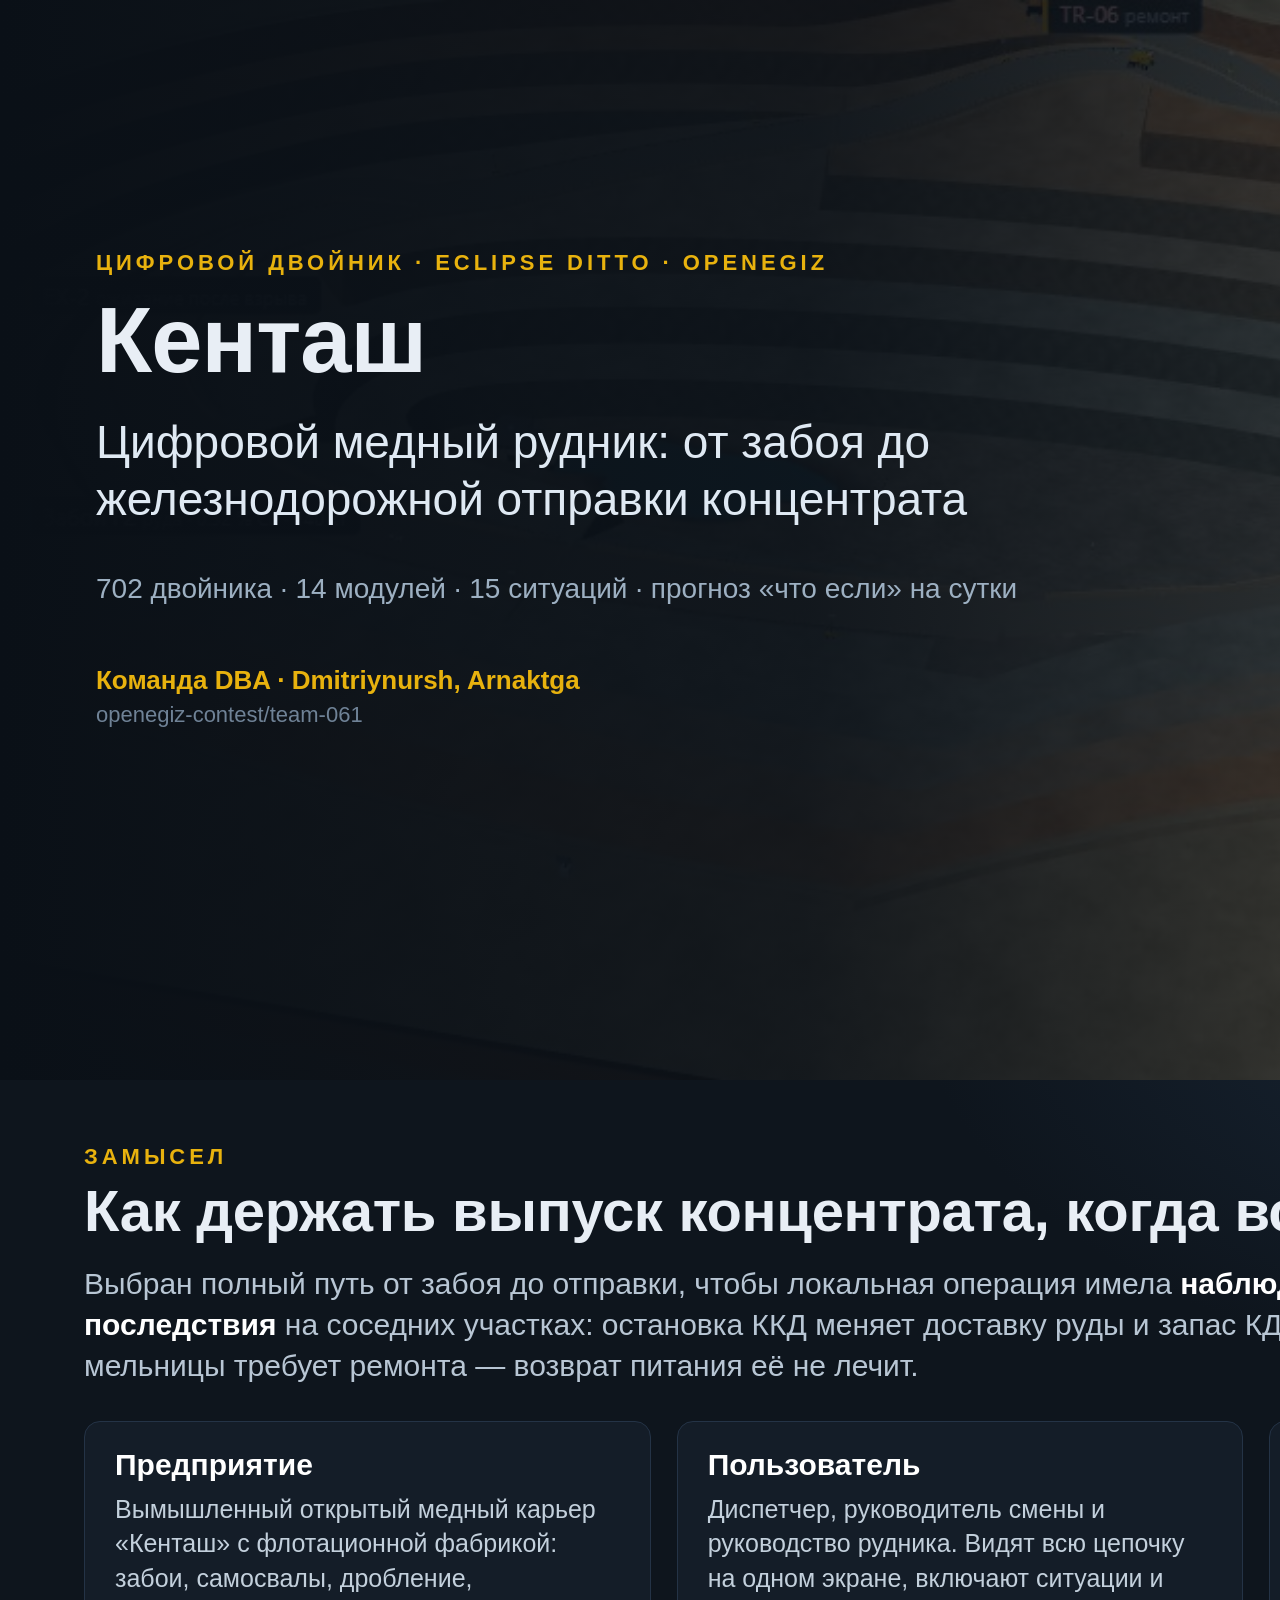
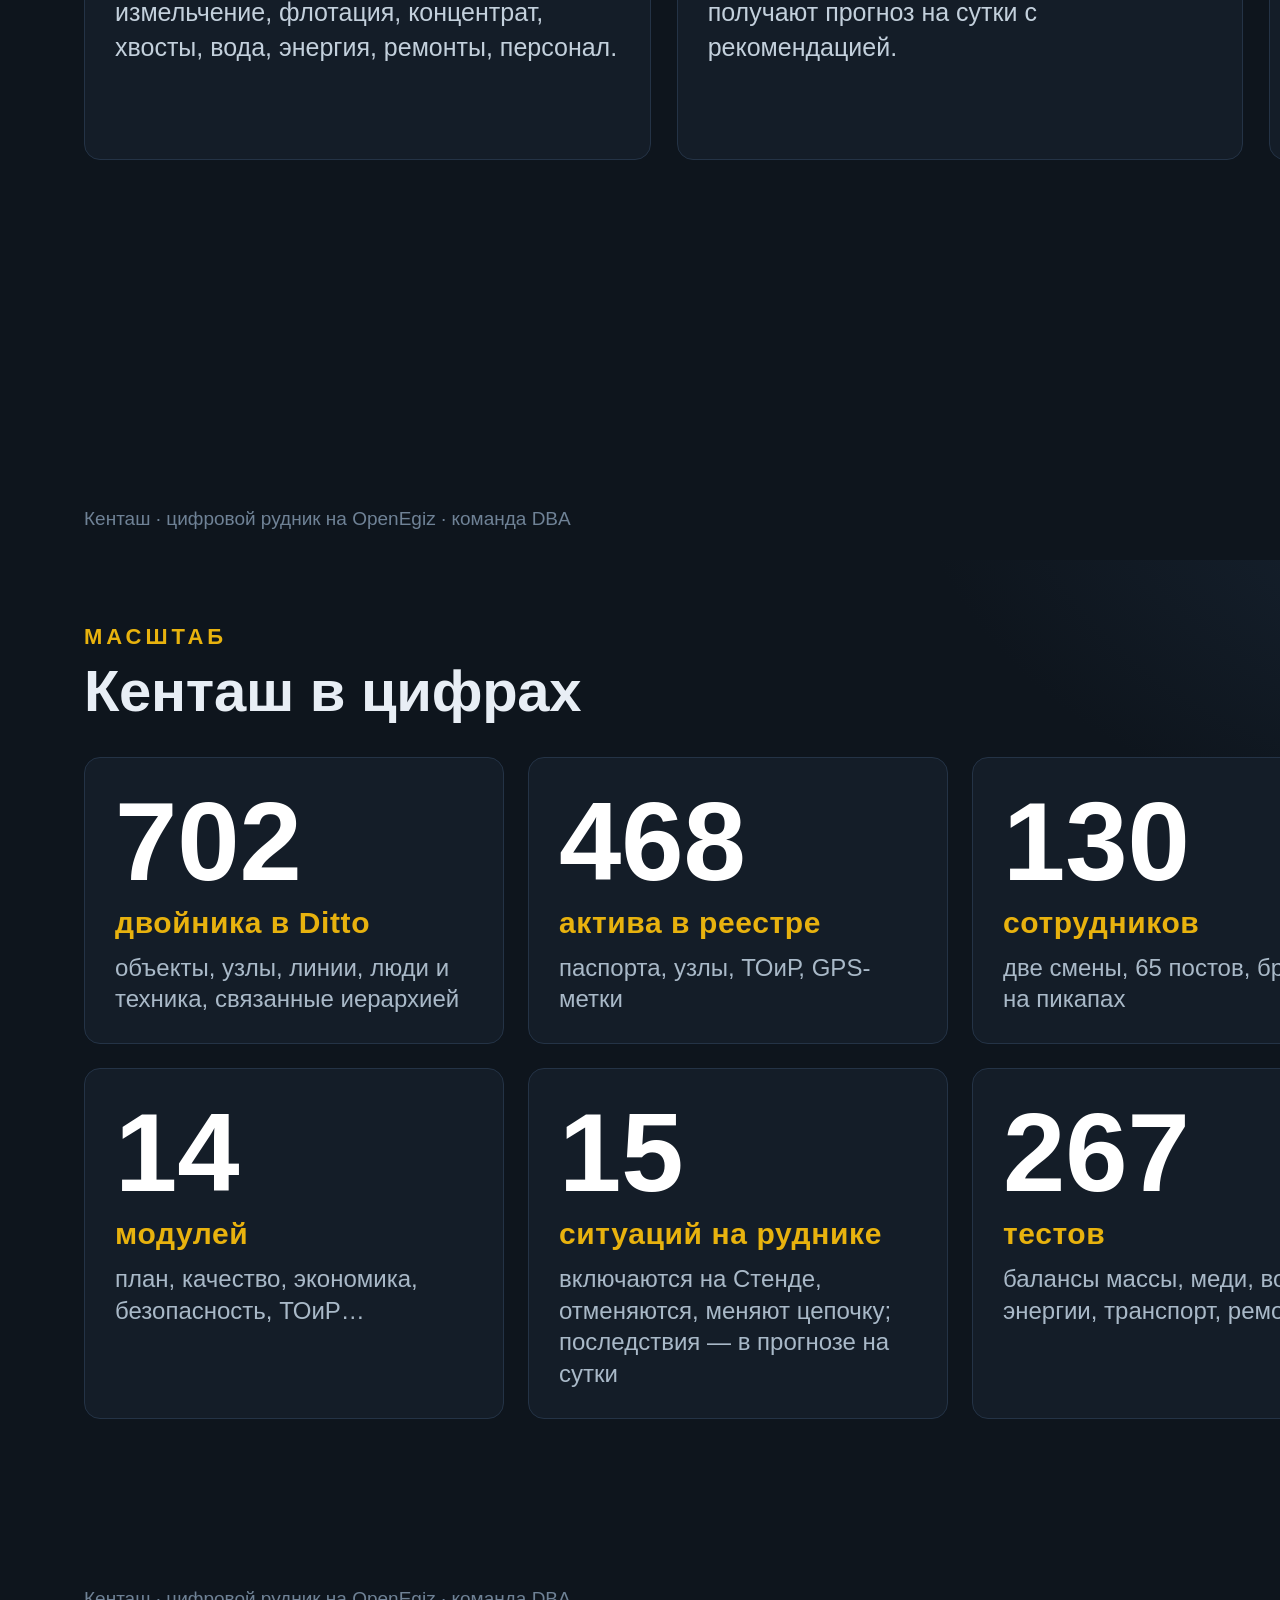
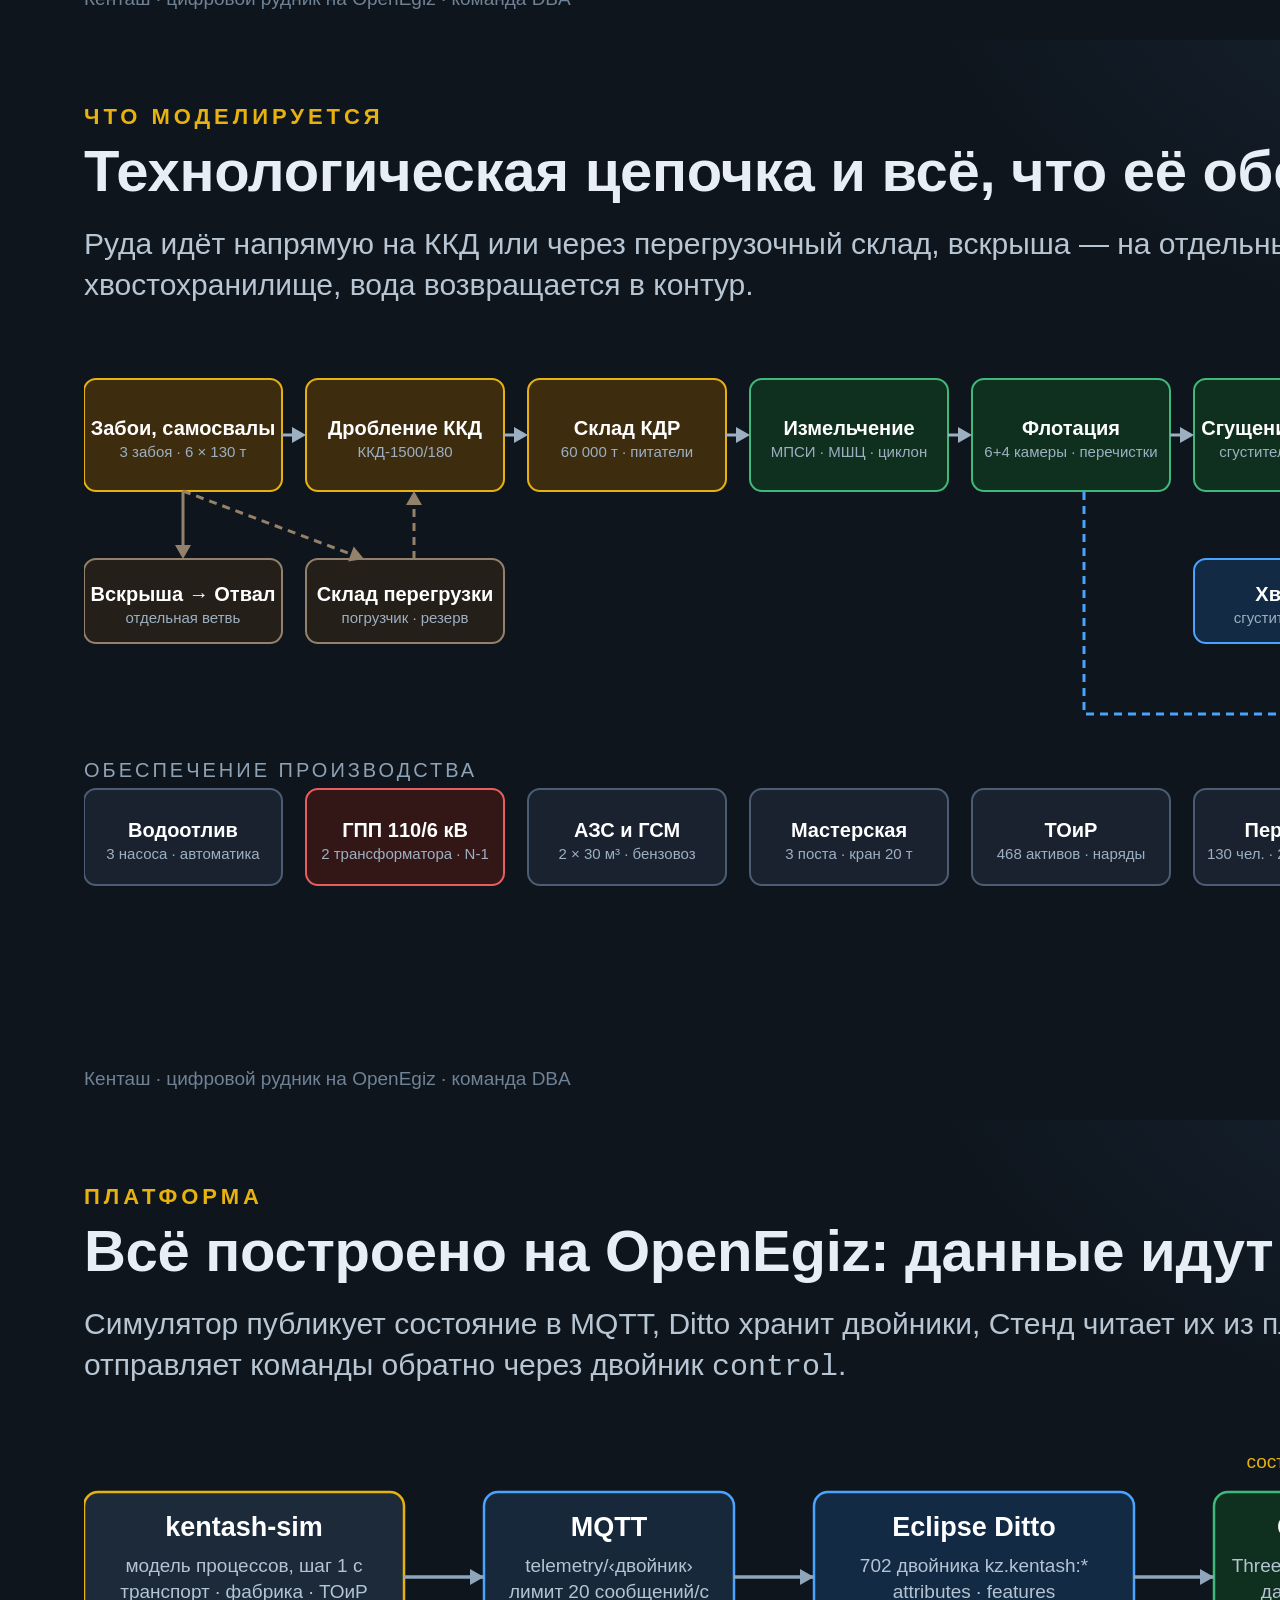
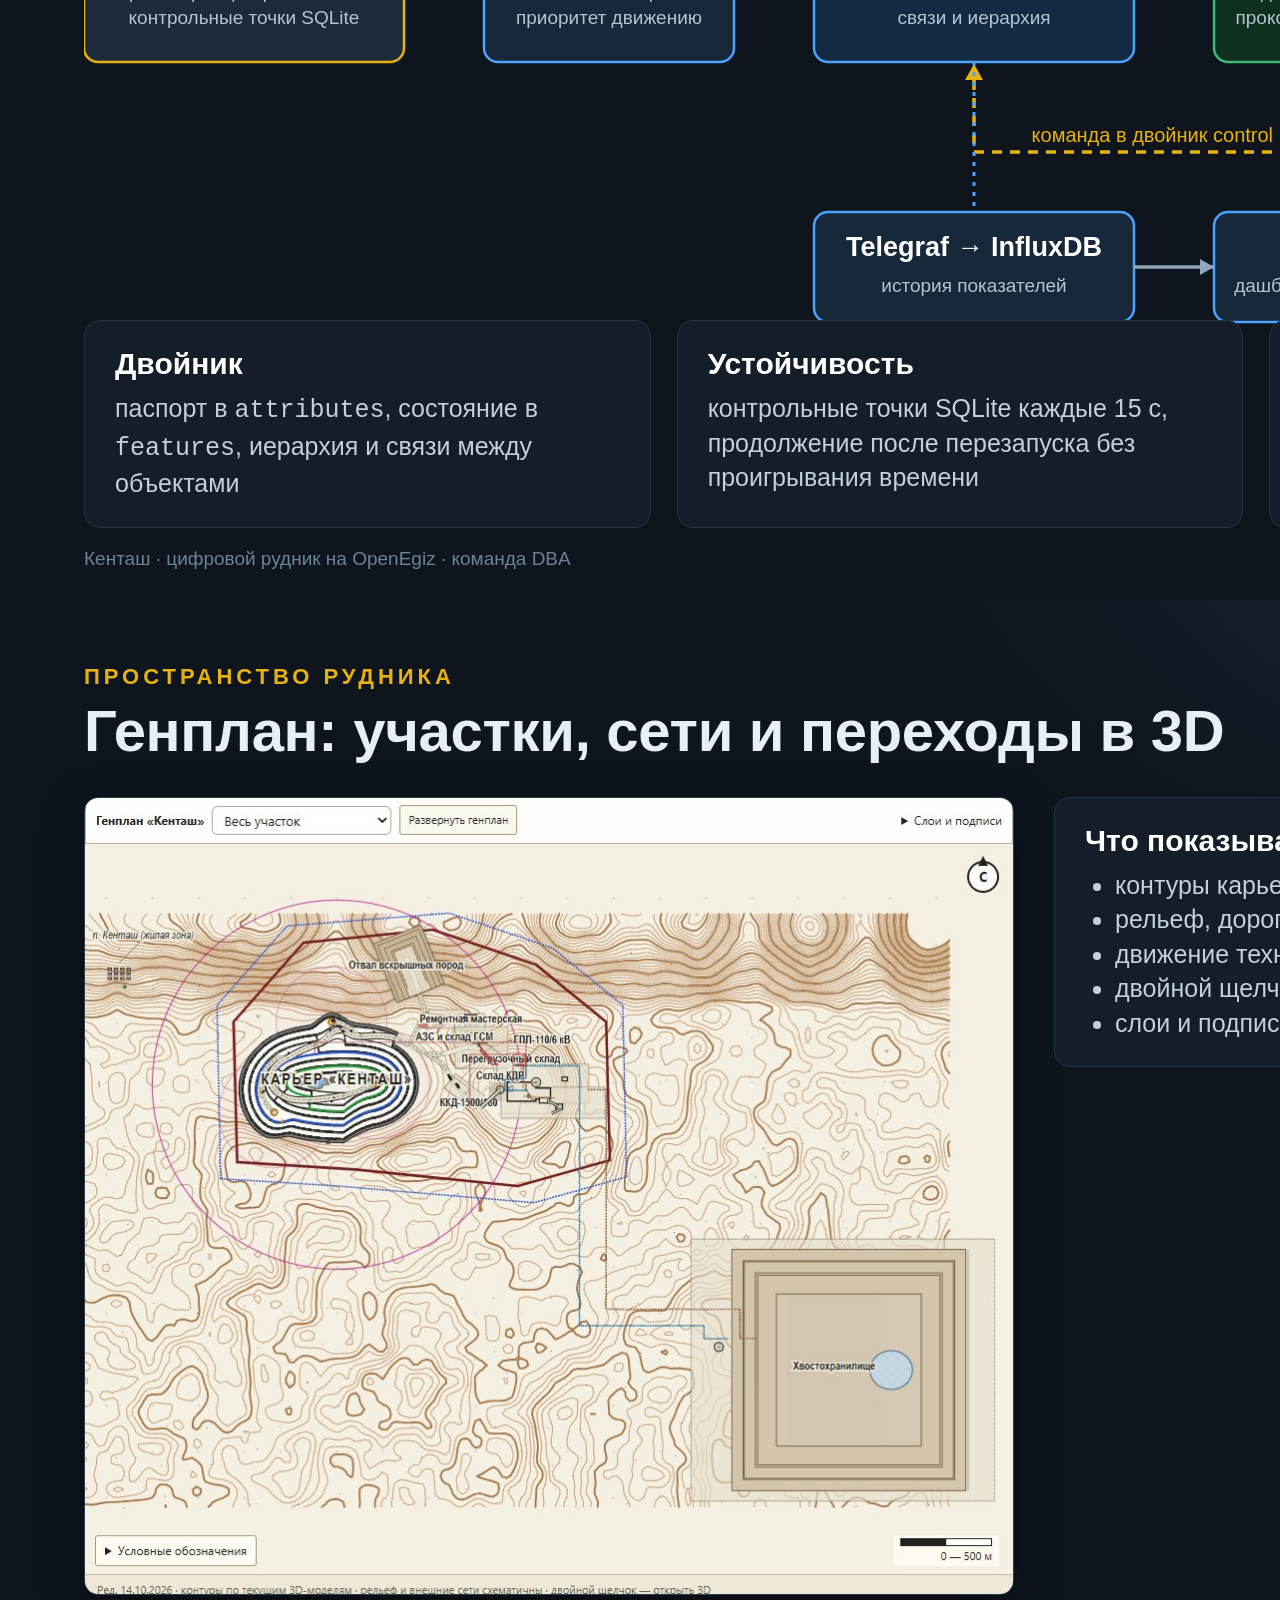
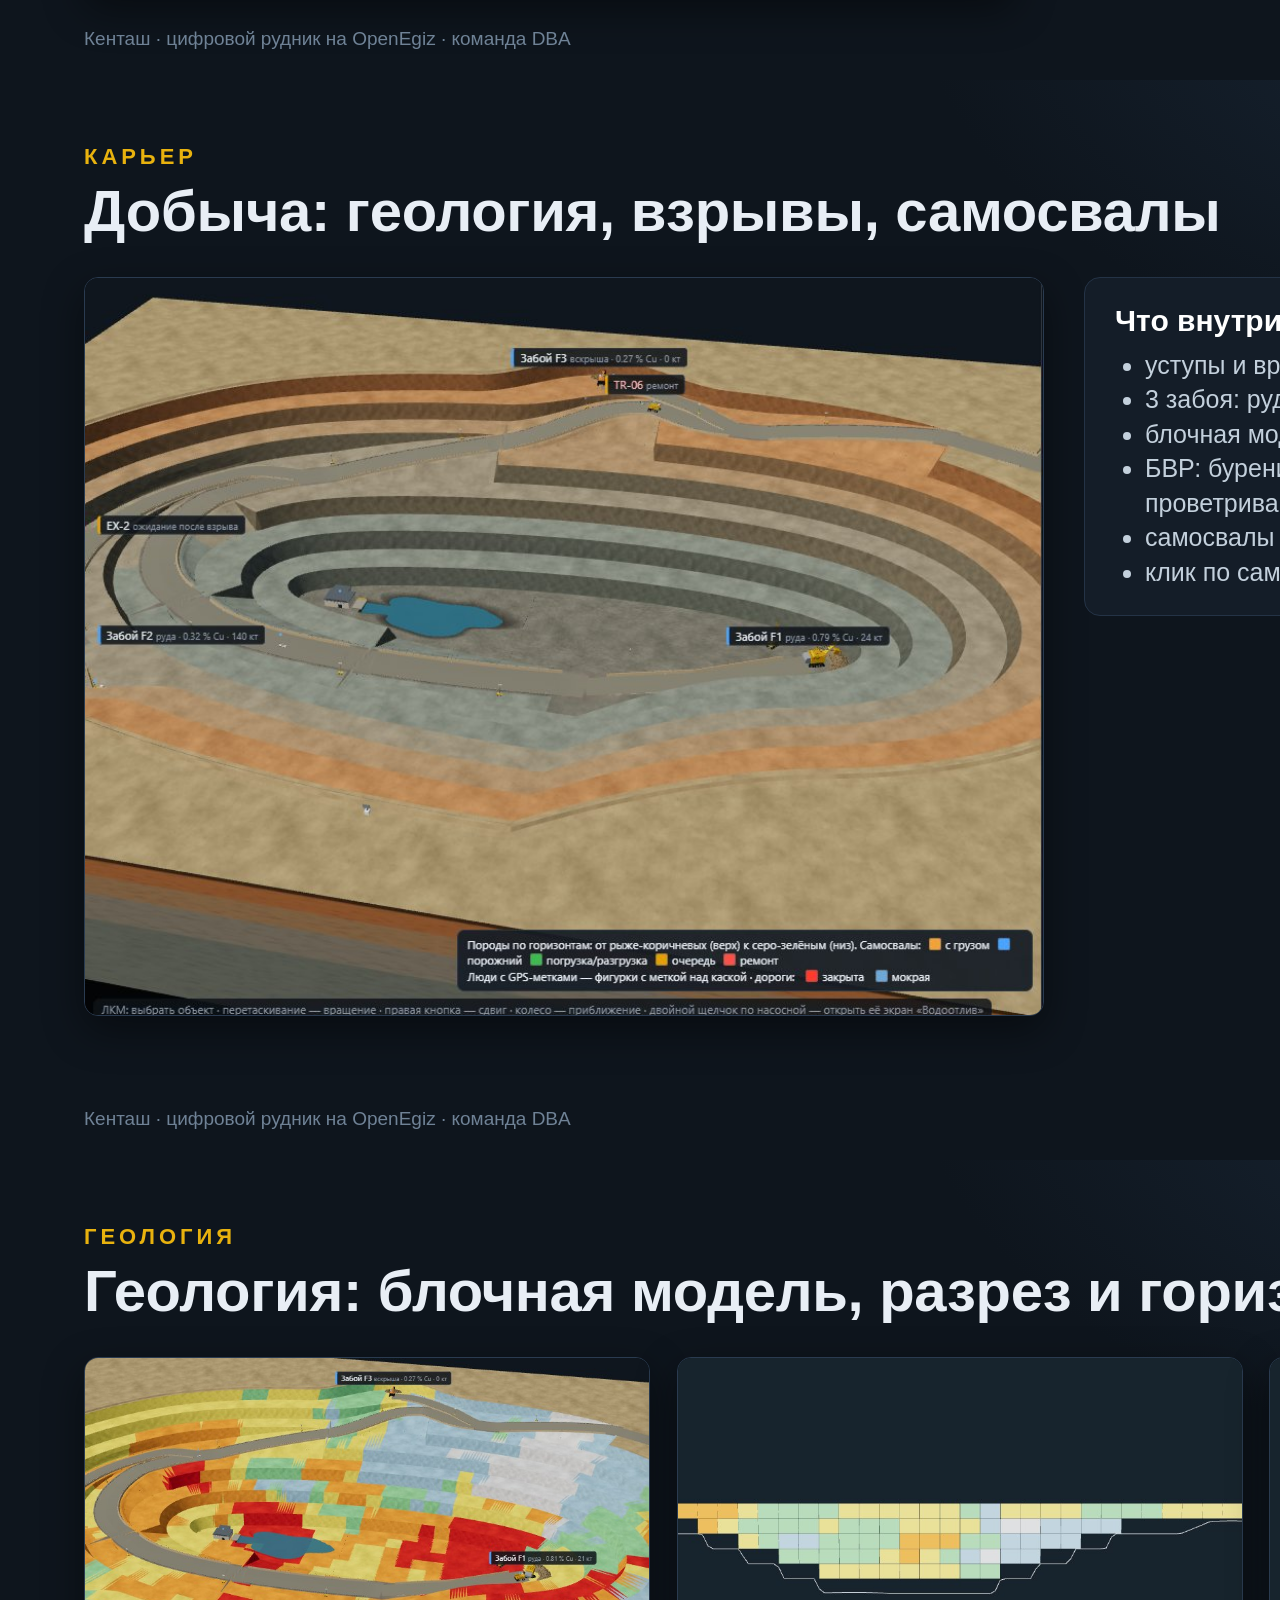
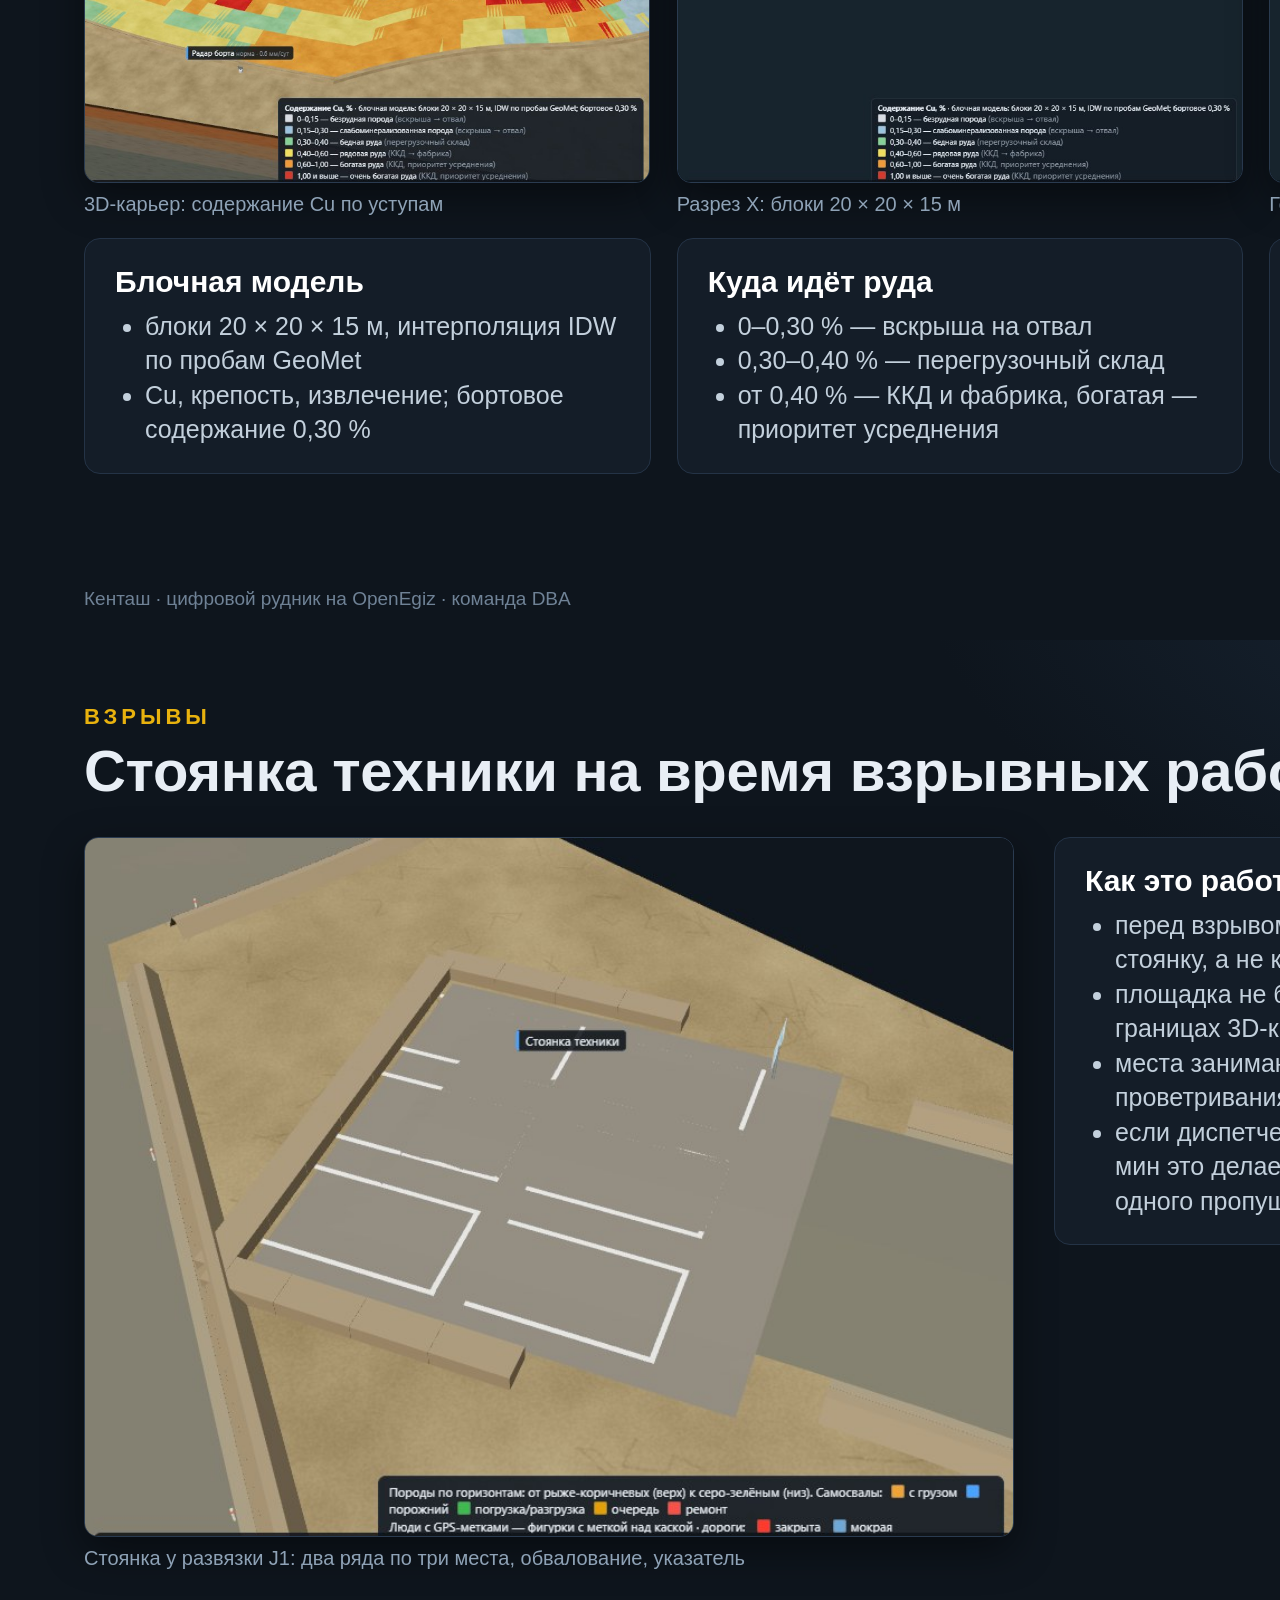
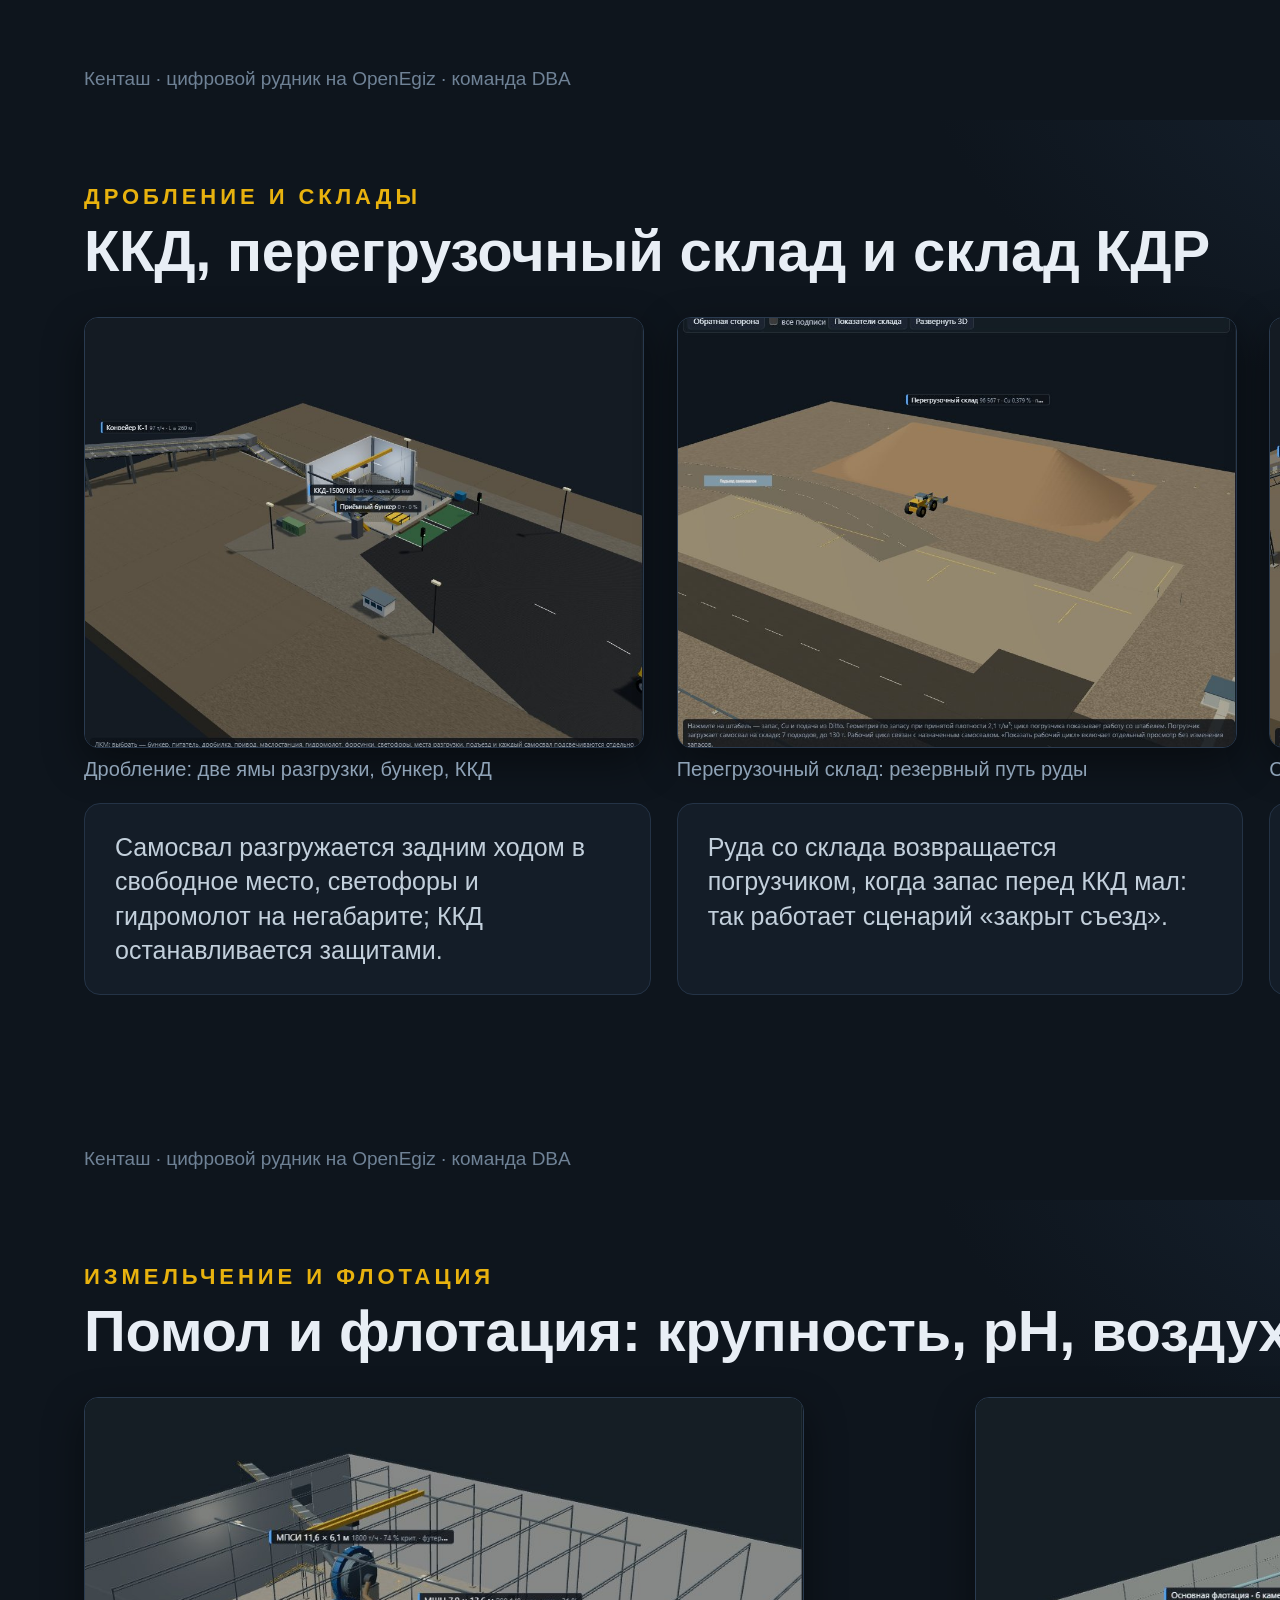
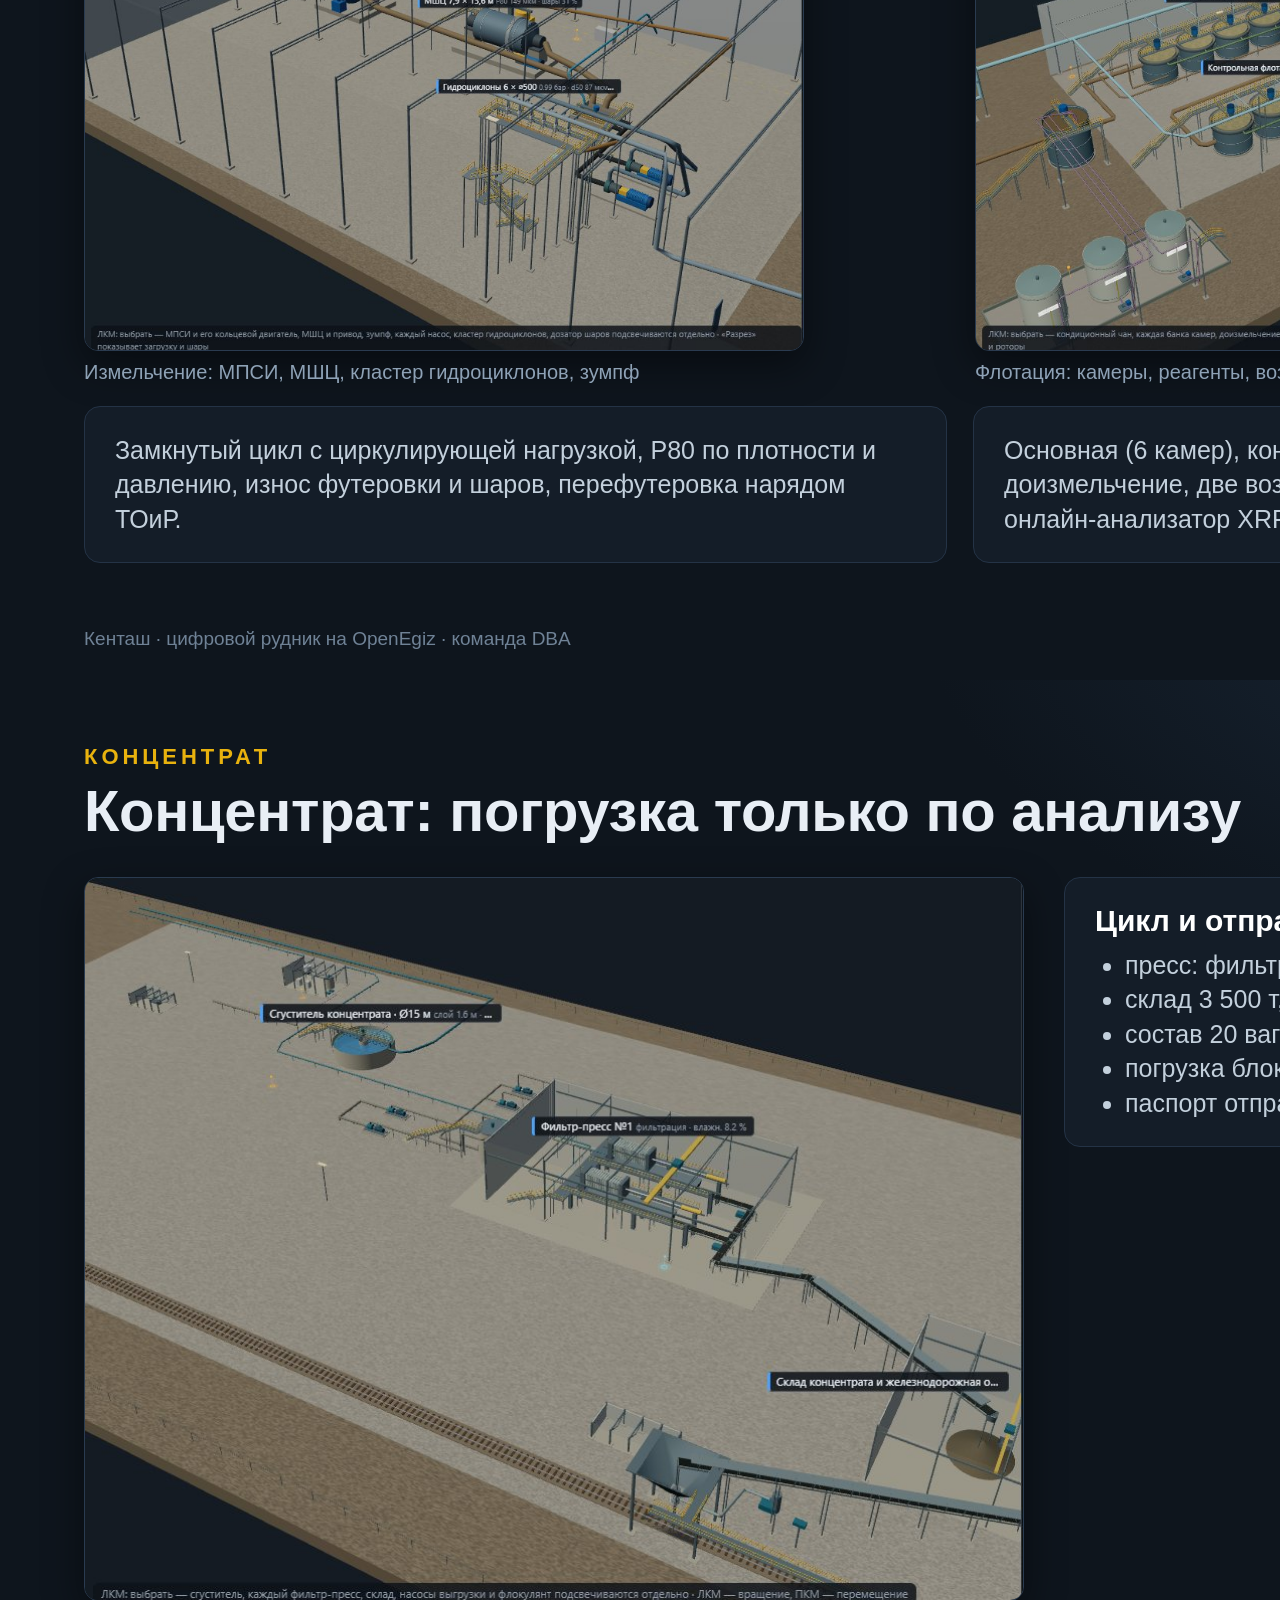
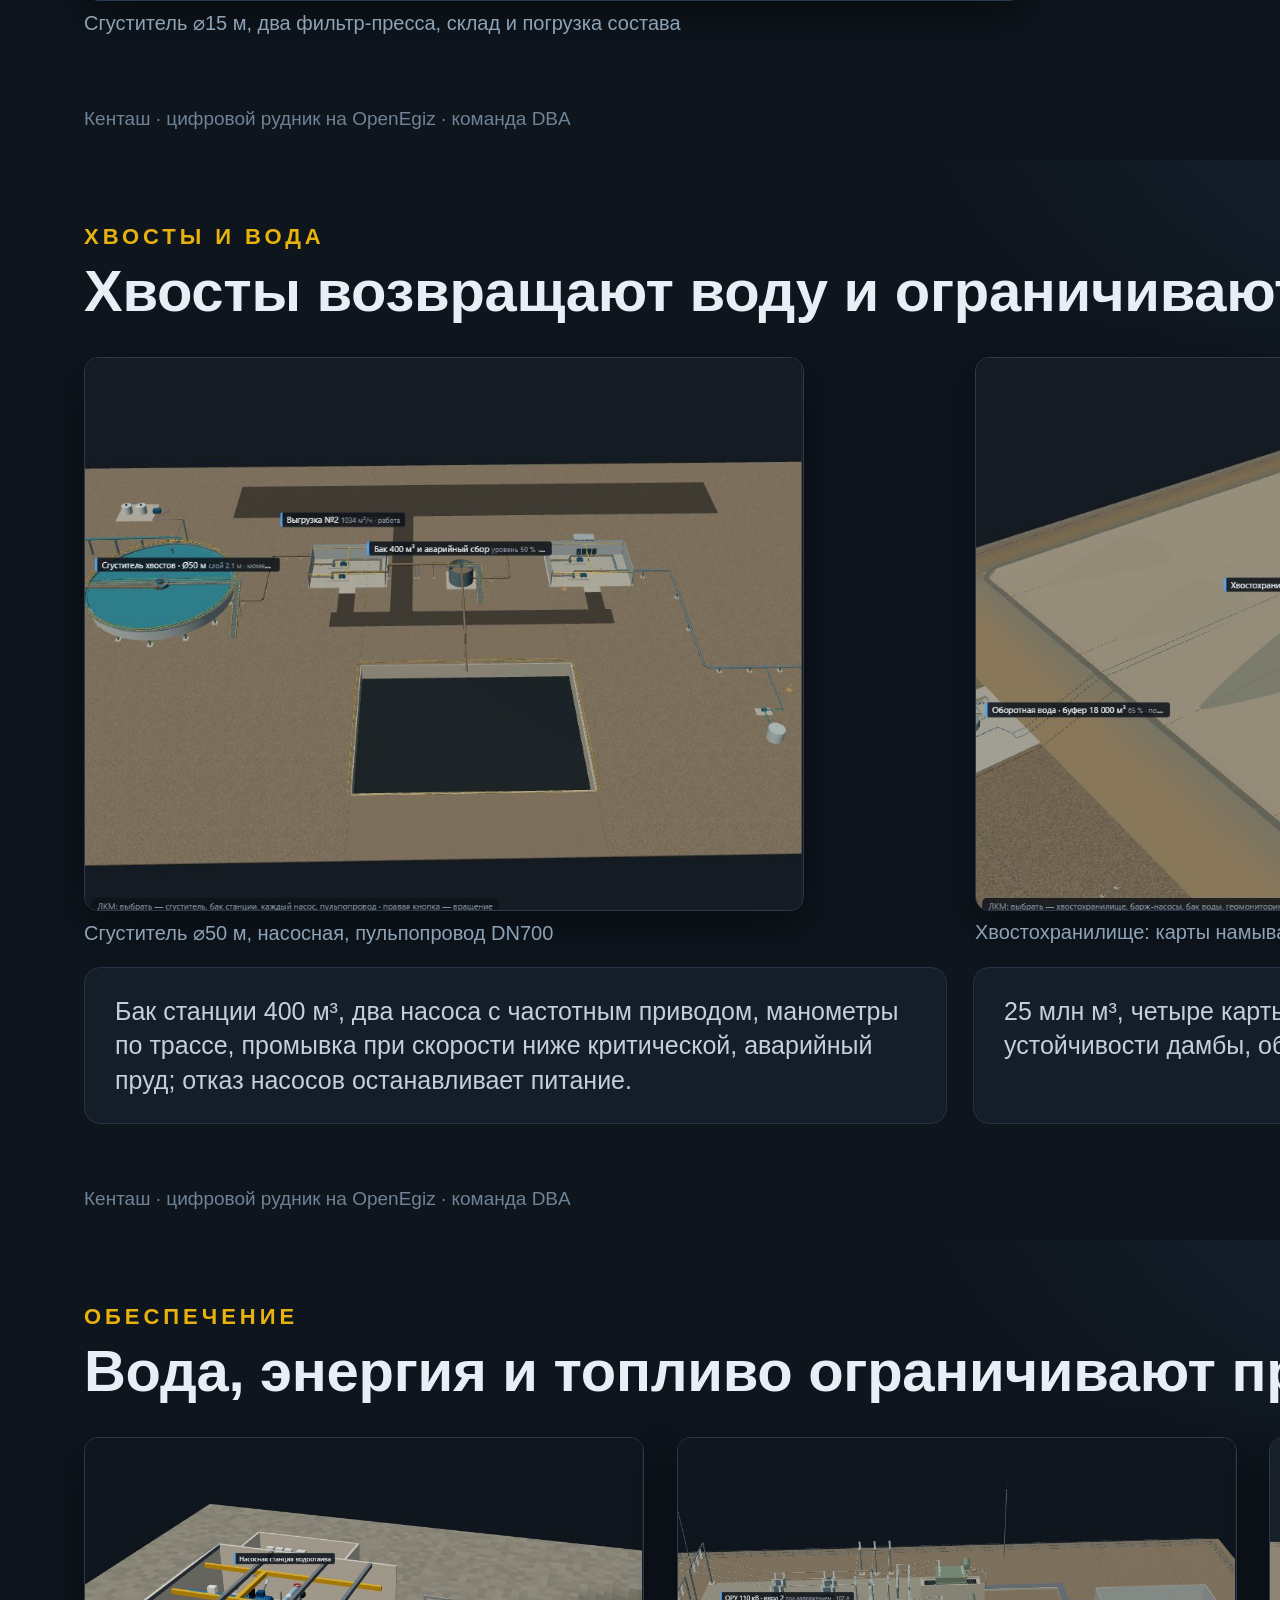
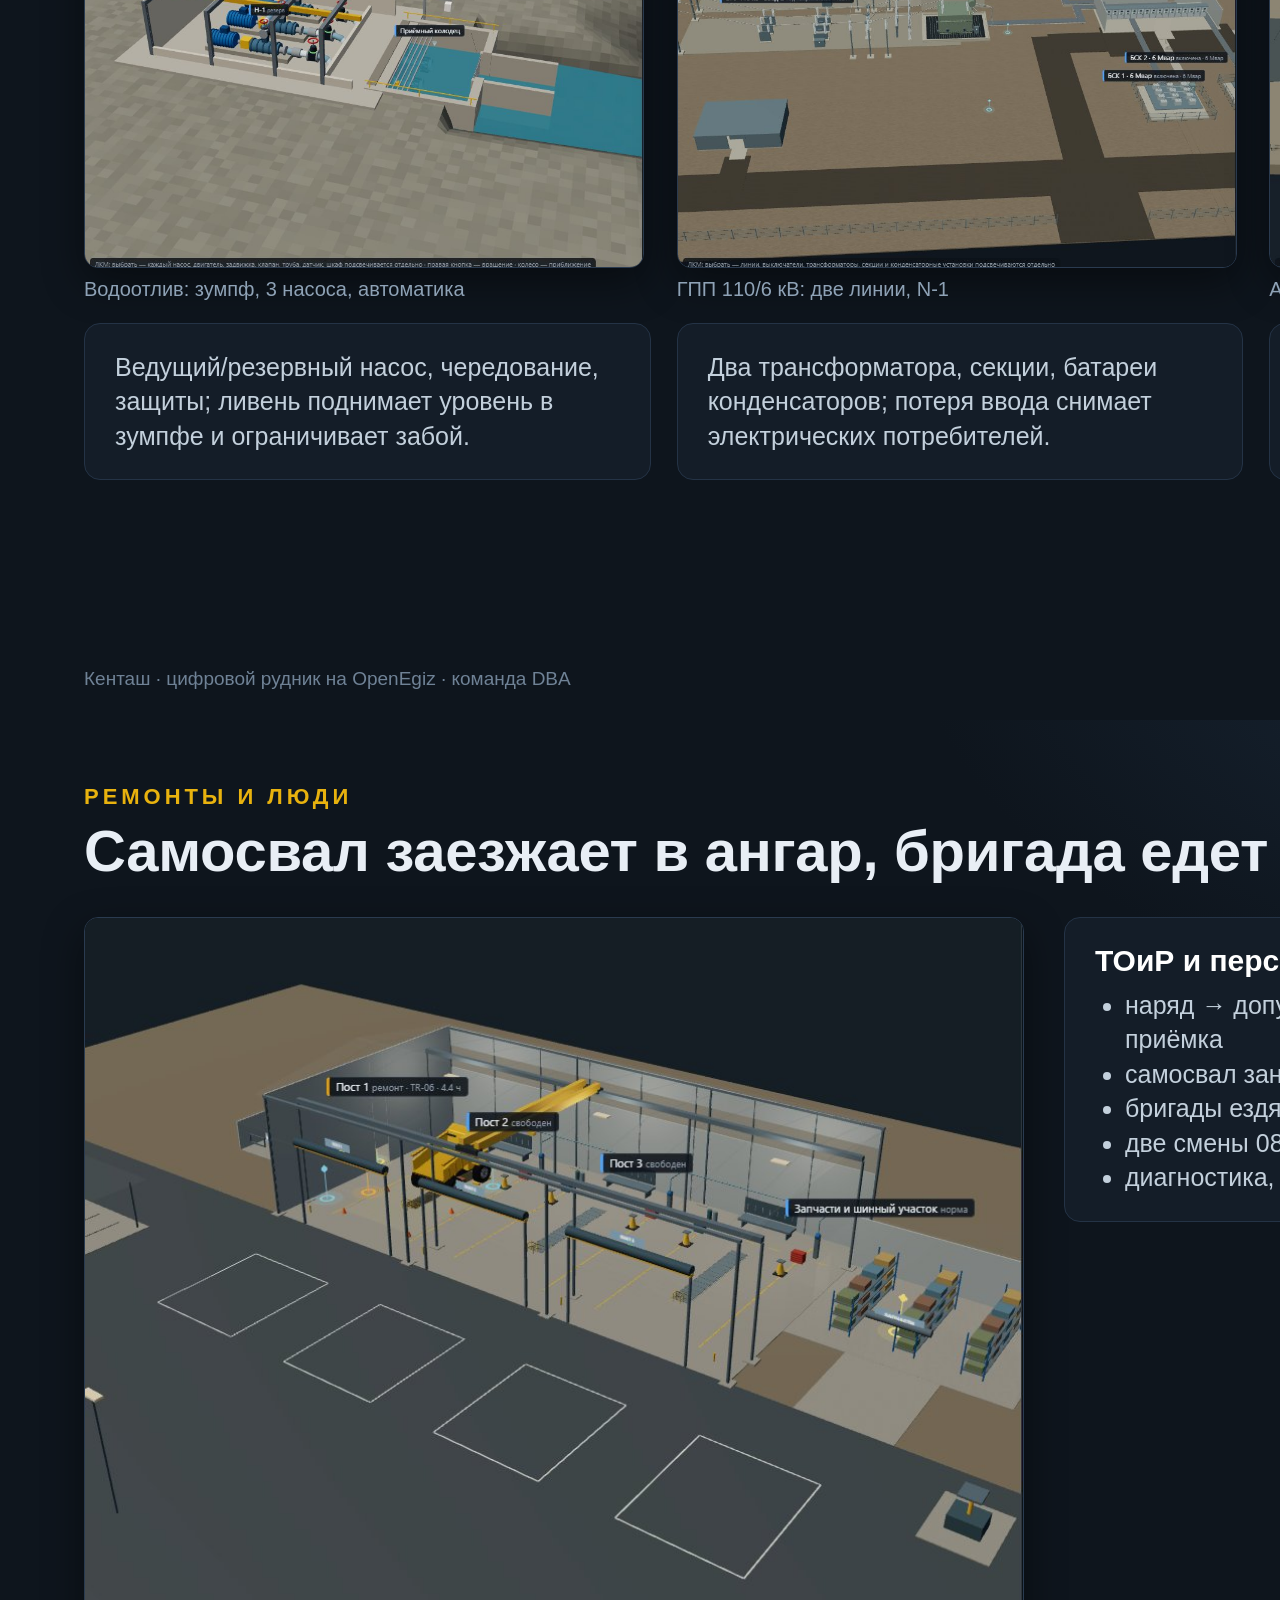
<file: mine/presentation/index.html>
<!doctype html><html lang="ru"><head><meta charset="utf-8"><title>Кенташ — цифровой рудник на OpenEgiz</title><style>
@page{size:1920px 1080px;margin:0}
*{box-sizing:border-box}
html,body{margin:0;background:#0b1118;font-family:"Segoe UI","Inter","Helvetica Neue",Arial,sans-serif;color:#e8eef5}
.slide{width:1920px;height:1080px;position:relative;overflow:hidden;page-break-after:always;break-after:page;
 background:radial-gradient(1200px 700px at 85% -10%,#1a2838 0%,rgba(11,17,24,0) 60%),#0e151d;padding:64px 84px 0}
.slide:last-child{page-break-after:auto;break-after:auto}
.tag{font-size:22px;letter-spacing:.18em;text-transform:uppercase;color:#e8b20e;font-weight:600}
h1{font-size:92px;line-height:1.02;margin:18px 0 0;font-weight:700;letter-spacing:-.01em}
h2{font-size:58px;line-height:1.08;margin:10px 0 0;font-weight:700;letter-spacing:-.005em;max-width:1560px}
.lead{font-size:30px;line-height:1.38;color:#b8c6d4;margin:20px 0 0;max-width:1500px}
.foot{position:absolute;left:84px;right:84px;bottom:30px;display:flex;justify-content:space-between;font-size:19px;color:#6f8296}
.card{background:#141d28;border:1px solid #243346;border-radius:16px;padding:26px 30px}
.card h3{margin:0 0 10px;font-size:30px;color:#fff}
.card p,.card li{font-size:25px;line-height:1.38;color:#c3d0dc;margin:0}
ul{margin:0;padding-left:30px} li{margin:6px 0}
.grid{display:grid;gap:26px}
.g2{grid-template-columns:1fr 1fr}.g3{grid-template-columns:1fr 1fr 1fr}.g4{grid-template-columns:repeat(4,1fr)}
.shot{border-radius:14px;border:1px solid #2a3b50;overflow:hidden;background:#0a0f15;box-shadow:0 14px 40px rgba(0,0,0,.45)}
.shot img{display:block;width:100%;height:100%;object-fit:cover;object-position:left top}
.cap{font-size:20px;color:#8ea2b6;margin-top:10px}
.num{font-size:112px;font-weight:700;line-height:1;color:#fff}
.num small{font-size:30px;font-weight:600;color:#e8b20e;display:block;margin-top:10px;letter-spacing:.02em}
.kpi{background:#141d28;border:1px solid #243346;border-radius:16px;padding:28px 30px}
.kpi p{font-size:24px;color:#a9b9c8;margin:14px 0 0;line-height:1.32}
table{border-collapse:collapse;width:100%;font-size:23px}
th{font-size:20px;text-transform:uppercase;letter-spacing:.08em;color:#e8b20e;text-align:left;padding:8px 14px;border-bottom:2px solid #2a3b50}
td{padding:9px 14px;border-bottom:1px solid #223244;vertical-align:top;color:#d4dfea;line-height:1.3}
code,.code{font-family:"Cascadia Mono",Consolas,monospace}
.code{background:#0a0f15;border:1px solid #2a3b50;border-radius:12px;padding:22px 28px;font-size:25px;line-height:1.55;color:#cfe3f5}
.pill{display:inline-block;padding:4px 14px;border-radius:999px;font-size:21px;font-weight:600;margin-right:8px}
.ok{background:#12351f;color:#5ee08a}.warn{background:#3a2e0c;color:#f0c24a}.bad{background:#3b1717;color:#ff8d8d}
.b{color:#fff;font-weight:600}.mut{color:#8ea2b6}.y{color:#e8b20e}
</style></head><body><section class="slide" style="padding:0"><div style="position:absolute;inset:0"><img src="img/pit.jpg" style="width:100%;height:100%;object-fit:cover;opacity:.55" alt=""></div>
<div style="position:absolute;inset:0;background:linear-gradient(90deg,#0a1017 0%,rgba(10,16,23,.88) 42%,rgba(10,16,23,.15) 100%)"></div>
<div style="position:absolute;left:96px;top:250px;width:1080px"><div class="tag">Цифровой двойник · Eclipse Ditto · OpenEgiz</div>
<h1>Кенташ</h1><p style="font-size:46px;line-height:1.25;margin:26px 0 0;color:#dfe9f3">Цифровой медный рудник: от забоя до железнодорожной отправки концентрата</p>
<p style="font-size:28px;color:#9db0c2;margin:44px 0 0">702 двойника · 14 модулей · 15 ситуаций · прогноз «что если» на сутки</p>
<p style="font-size:26px;color:#e8b20e;margin:60px 0 0;font-weight:600">Команда DBA · Dmitriynursh, Arnaktga</p>
<p style="font-size:22px;color:#6f8296;margin:6px 0 0">openegiz-contest/team-061</p></div></section>
<section class="slide"><div class="tag">Замысел</div><h2>Как держать выпуск концентрата, когда всё связано</h2><p class="lead">Выбран полный путь от забоя до отправки, чтобы локальная операция имела <span class='b'>наблюдаемые последствия</span> на соседних участках: остановка ККД меняет доставку руды и запас КДР, поломка привода мельницы требует ремонта — возврат питания её не лечит.</p><div style="margin-top:34px"><div class="grid g3"><div class="card"><h3>Предприятие</h3><p>Вымышленный открытый медный карьер «Кенташ» с флотационной фабрикой: забои, самосвалы, дробление, измельчение, флотация, концентрат, хвосты, вода, энергия, ремонты, персонал.</p></div><div class="card"><h3>Пользователь</h3><p>Диспетчер, руководитель смены и руководство рудника. Видят всю цепочку на одном экране, включают ситуации и получают прогноз на сутки с рекомендацией.</p></div><div class="card"><h3>Решение</h3><p>Как сохранить выпуск при отказе оборудования, потере питания или закрытии дороги: куда перенаправить самосвалы, сколько руды дать фабрике, какой ремонт делать первым. Двойник показывает последствия до того, как решение принято.</p></div></div></div><div class="foot"><span>Кенташ · цифровой рудник на OpenEgiz · команда DBA</span><span>2</span></div></section>
<section class="slide"><div class="tag">Масштаб</div><h2>Кенташ в цифрах</h2><div style="margin-top:34px"><div class="grid g4" style="gap:24px"><div class="kpi"><div class="num">702<small>двойника в Ditto</small></div><p>объекты, узлы, линии, люди и техника, связанные иерархией</p></div><div class="kpi"><div class="num">468<small>актива в реестре</small></div><p>паспорта, узлы, ТОиР, GPS-метки</p></div><div class="kpi"><div class="num">130<small>сотрудников</small></div><p>две смены, 65 постов, бригады на пикапах</p></div><div class="kpi"><div class="num">6<small>самосвалов 130 т</small></div><p>3 экскаватора, 2 бурстанка, 3 забоя</p></div><div class="kpi"><div class="num">14<small>модулей</small></div><p>план, качество, экономика, безопасность, ТОиР…</p></div><div class="kpi"><div class="num">15<small>ситуаций на руднике</small></div><p>включаются на Стенде, отменяются, меняют цепочку; последствия — в прогнозе на сутки</p></div><div class="kpi"><div class="num">267<small>тестов</small></div><p>балансы массы, меди, воды и энергии, транспорт, ремонты</p></div><div class="kpi"><div class="num">170 с<small>чистый запуск</small></div><p>make mine из клона, пустые тома, без ручных шагов</p></div></div></div><div class="foot"><span>Кенташ · цифровой рудник на OpenEgiz · команда DBA</span><span>3</span></div></section>
<section class="slide"><div class="tag">Что моделируется</div><h2>Технологическая цепочка и всё, что её обеспечивает</h2><p class="lead">Руда идёт напрямую на ККД или через перегрузочный склад, вскрыша — на отдельный отвал, хвосты — в хвостохранилище, вода возвращается в контур.</p><div style="margin-top:34px"><div style="margin-top:20px"><svg viewBox="0 0 1752 560" width="1752" height="560" xmlns="http://www.w3.org/2000/svg"><rect x="0" y="40" width="198" height="112" rx="12" fill="#3d2c0e" stroke="#e8b20e" stroke-width="2"/><text x="99.0" y="96.0" text-anchor="middle" font-size="20" font-weight="600" fill="#fff">Забои, самосвалы</text><text x="99.0" y="118.0" text-anchor="middle" font-size="15" fill="#9db0c2">3 забоя · 6 × 130 т</text><rect x="222" y="40" width="198" height="112" rx="12" fill="#3d2c0e" stroke="#e8b20e" stroke-width="2"/><text x="321.0" y="96.0" text-anchor="middle" font-size="20" font-weight="600" fill="#fff">Дробление ККД</text><text x="321.0" y="118.0" text-anchor="middle" font-size="15" fill="#9db0c2">ККД-1500/180</text><rect x="444" y="40" width="198" height="112" rx="12" fill="#3d2c0e" stroke="#e8b20e" stroke-width="2"/><text x="543.0" y="96.0" text-anchor="middle" font-size="20" font-weight="600" fill="#fff">Склад КДР</text><text x="543.0" y="118.0" text-anchor="middle" font-size="15" fill="#9db0c2">60 000 т · питатели</text><rect x="666" y="40" width="198" height="112" rx="12" fill="#10301f" stroke="#3fb97a" stroke-width="2"/><text x="765.0" y="96.0" text-anchor="middle" font-size="20" font-weight="600" fill="#fff">Измельчение</text><text x="765.0" y="118.0" text-anchor="middle" font-size="15" fill="#9db0c2">МПСИ · МШЦ · циклон</text><rect x="888" y="40" width="198" height="112" rx="12" fill="#10301f" stroke="#3fb97a" stroke-width="2"/><text x="987.0" y="96.0" text-anchor="middle" font-size="20" font-weight="600" fill="#fff">Флотация</text><text x="987.0" y="118.0" text-anchor="middle" font-size="15" fill="#9db0c2">6+4 камеры · перечистки</text><rect x="1110" y="40" width="198" height="112" rx="12" fill="#10301f" stroke="#3fb97a" stroke-width="2"/><text x="1209.0" y="96.0" text-anchor="middle" font-size="20" font-weight="600" fill="#fff">Сгущение, фильтр</text><text x="1209.0" y="118.0" text-anchor="middle" font-size="15" fill="#9db0c2">сгуститель · 2 пресса</text><rect x="1332" y="40" width="198" height="112" rx="12" fill="#10301f" stroke="#3fb97a" stroke-width="2"/><text x="1431.0" y="96.0" text-anchor="middle" font-size="20" font-weight="600" fill="#fff">Склад концентрата</text><text x="1431.0" y="118.0" text-anchor="middle" font-size="15" fill="#9db0c2">3 500 т</text><rect x="1554" y="40" width="198" height="112" rx="12" fill="#10301f" stroke="#3fb97a" stroke-width="2"/><text x="1653.0" y="96.0" text-anchor="middle" font-size="20" font-weight="600" fill="#fff">Ж/д отправка</text><text x="1653.0" y="118.0" text-anchor="middle" font-size="15" fill="#9db0c2">20 вагонов × 60 т</text><line x1="198" y1="96" x2="208.0" y2="96.0" stroke="#9db0c2" stroke-width="3" /><polygon points="222,96 208.0,104.0 208.0,88.0" fill="#9db0c2"/><line x1="420" y1="96" x2="430.0" y2="96.0" stroke="#9db0c2" stroke-width="3" /><polygon points="444,96 430.0,104.0 430.0,88.0" fill="#9db0c2"/><line x1="642" y1="96" x2="652.0" y2="96.0" stroke="#9db0c2" stroke-width="3" /><polygon points="666,96 652.0,104.0 652.0,88.0" fill="#9db0c2"/><line x1="864" y1="96" x2="874.0" y2="96.0" stroke="#9db0c2" stroke-width="3" /><polygon points="888,96 874.0,104.0 874.0,88.0" fill="#9db0c2"/><line x1="1086" y1="96" x2="1096.0" y2="96.0" stroke="#9db0c2" stroke-width="3" /><polygon points="1110,96 1096.0,104.0 1096.0,88.0" fill="#9db0c2"/><line x1="1308" y1="96" x2="1318.0" y2="96.0" stroke="#9db0c2" stroke-width="3" /><polygon points="1332,96 1318.0,104.0 1318.0,88.0" fill="#9db0c2"/><line x1="1530" y1="96" x2="1540.0" y2="96.0" stroke="#9db0c2" stroke-width="3" /><polygon points="1554,96 1540.0,104.0 1540.0,88.0" fill="#9db0c2"/><rect x="0" y="220" width="198" height="84" rx="12" fill="#241f19" stroke="#93816b" stroke-width="2"/><text x="99.0" y="262.0" text-anchor="middle" font-size="20" font-weight="600" fill="#fff">Вскрыша → Отвал</text><text x="99.0" y="284.0" text-anchor="middle" font-size="15" fill="#9db0c2">отдельная ветвь</text><line x1="99" y1="152" x2="99.0" y2="206.0" stroke="#93816b" stroke-width="3" /><polygon points="99,220 91.0,206.0 107.0,206.0" fill="#93816b"/><rect x="222" y="220" width="198" height="84" rx="12" fill="#241f19" stroke="#93816b" stroke-width="2"/><text x="321.0" y="262.0" text-anchor="middle" font-size="20" font-weight="600" fill="#fff">Склад перегрузки</text><text x="321.0" y="284.0" text-anchor="middle" font-size="15" fill="#9db0c2">погрузчик · резерв</text><line x1="99" y1="152" x2="266.9" y2="215.1" stroke="#93816b" stroke-width="3" stroke-dasharray="8 6"/><polygon points="280,220 264.1,222.6 269.7,207.6" fill="#93816b"/><line x1="330" y1="220" x2="330.0" y2="166.0" stroke="#93816b" stroke-width="3" stroke-dasharray="8 6"/><polygon points="330,152 338.0,166.0 322.0,166.0" fill="#93816b"/><rect x="1110" y="220" width="198" height="84" rx="12" fill="#122a44" stroke="#4aa3ff" stroke-width="2"/><text x="1209.0" y="262.0" text-anchor="middle" font-size="20" font-weight="600" fill="#fff">Хвосты</text><text x="1209.0" y="284.0" text-anchor="middle" font-size="15" fill="#9db0c2">сгуститель ⌀50 м</text><rect x="1332" y="220" width="198" height="84" rx="12" fill="#122a44" stroke="#4aa3ff" stroke-width="2"/><text x="1431.0" y="262.0" text-anchor="middle" font-size="20" font-weight="600" fill="#fff">Пульпопровод</text><text x="1431.0" y="284.0" text-anchor="middle" font-size="15" fill="#9db0c2">DN700 · 6,2 км</text><rect x="1554" y="220" width="198" height="84" rx="12" fill="#122a44" stroke="#4aa3ff" stroke-width="2"/><text x="1653.0" y="262.0" text-anchor="middle" font-size="20" font-weight="600" fill="#fff">Хвостохранилище</text><text x="1653.0" y="284.0" text-anchor="middle" font-size="15" fill="#9db0c2">25 млн м³</text><line x1="1209" y1="152" x2="1209.0" y2="206.0" stroke="#4aa3ff" stroke-width="3" /><polygon points="1209,220 1201.0,206.0 1217.0,206.0" fill="#4aa3ff"/><line x1="1308" y1="262" x2="1318.0" y2="262.0" stroke="#4aa3ff" stroke-width="3" /><polygon points="1332,262 1318.0,270.0 1318.0,254.0" fill="#4aa3ff"/><line x1="1530" y1="262" x2="1540.0" y2="262.0" stroke="#4aa3ff" stroke-width="3" /><polygon points="1554,262 1540.0,270.0 1540.0,254.0" fill="#4aa3ff"/><rect x="1332" y="340" width="420" height="70" rx="12" fill="#0f2233" stroke="#4aa3ff" stroke-width="2"/><text x="1542.0" y="375.0" text-anchor="middle" font-size="20" font-weight="600" fill="#fff">Оборотная вода 18 тыс. м³</text><text x="1542.0" y="397.0" text-anchor="middle" font-size="15" fill="#9db0c2">барж-насосы → фабрика</text><line x1="1650" y1="304" x2="1650.0" y2="326.0" stroke="#4aa3ff" stroke-width="3" /><polygon points="1650,340 1642.0,326.0 1658.0,326.0" fill="#4aa3ff"/><path d="M1332 375 L1000 375 L1000 152" fill="none" stroke="#4aa3ff" stroke-width="3" stroke-dasharray="8 6"/><rect x="0" y="450" width="198" height="96" rx="12" fill="#1a2230" stroke="#4a5d73" stroke-width="2"/><text x="99.0" y="498.0" text-anchor="middle" font-size="20" font-weight="600" fill="#fff">Водоотлив</text><text x="99.0" y="520.0" text-anchor="middle" font-size="15" fill="#9db0c2">3 насоса · автоматика</text><rect x="222" y="450" width="198" height="96" rx="12" fill="#331616" stroke="#e85d5d" stroke-width="2"/><text x="321.0" y="498.0" text-anchor="middle" font-size="20" font-weight="600" fill="#fff">ГПП 110/6 кВ</text><text x="321.0" y="520.0" text-anchor="middle" font-size="15" fill="#9db0c2">2 трансформатора · N-1</text><rect x="444" y="450" width="198" height="96" rx="12" fill="#1a2230" stroke="#4a5d73" stroke-width="2"/><text x="543.0" y="498.0" text-anchor="middle" font-size="20" font-weight="600" fill="#fff">АЗС и ГСМ</text><text x="543.0" y="520.0" text-anchor="middle" font-size="15" fill="#9db0c2">2 × 30 м³ · бензовоз</text><rect x="666" y="450" width="198" height="96" rx="12" fill="#1a2230" stroke="#4a5d73" stroke-width="2"/><text x="765.0" y="498.0" text-anchor="middle" font-size="20" font-weight="600" fill="#fff">Мастерская</text><text x="765.0" y="520.0" text-anchor="middle" font-size="15" fill="#9db0c2">3 поста · кран 20 т</text><rect x="888" y="450" width="198" height="96" rx="12" fill="#1a2230" stroke="#4a5d73" stroke-width="2"/><text x="987.0" y="498.0" text-anchor="middle" font-size="20" font-weight="600" fill="#fff">ТОиР</text><text x="987.0" y="520.0" text-anchor="middle" font-size="15" fill="#9db0c2">468 активов · наряды</text><rect x="1110" y="450" width="198" height="96" rx="12" fill="#1a2230" stroke="#4a5d73" stroke-width="2"/><text x="1209.0" y="498.0" text-anchor="middle" font-size="20" font-weight="600" fill="#fff">Персонал</text><text x="1209.0" y="520.0" text-anchor="middle" font-size="15" fill="#9db0c2">130 чел. · 2 смены · GPS</text><rect x="1332" y="450" width="198" height="96" rx="12" fill="#1a2230" stroke="#4a5d73" stroke-width="2"/><text x="1431.0" y="498.0" text-anchor="middle" font-size="20" font-weight="600" fill="#fff">Безопасность</text><text x="1431.0" y="520.0" text-anchor="middle" font-size="15" fill="#9db0c2">взрыв · борт · воздух</text><rect x="1554" y="450" width="198" height="96" rx="12" fill="#1a2230" stroke="#4a5d73" stroke-width="2"/><text x="1653.0" y="498.0" text-anchor="middle" font-size="20" font-weight="600" fill="#fff">Экономика</text><text x="1653.0" y="520.0" text-anchor="middle" font-size="15" fill="#9db0c2">по отгрузке меди</text><text x="0" y="438" font-size="20" fill="#8ea2b6" letter-spacing="3">ОБЕСПЕЧЕНИЕ ПРОИЗВОДСТВА</text></svg></div></div><div class="foot"><span>Кенташ · цифровой рудник на OpenEgiz · команда DBA</span><span>4</span></div></section>
<section class="slide"><div class="tag">Платформа</div><h2>Всё построено на OpenEgiz: данные идут через Ditto</h2><p class="lead">Симулятор публикует состояние в MQTT, Ditto хранит двойники, Стенд читает их из платформы и отправляет команды обратно через двойник <code>control</code>.</p><div style="margin-top:34px"><div style="margin-top:6px"><svg viewBox="0 0 1752 520" width="1752" height="520" xmlns="http://www.w3.org/2000/svg"><rect x="0" y="70" width="320" height="170" rx="14" fill="#1c2a3a" stroke="#e8b20e" stroke-width="2.5"/><text x="160.0" y="114" text-anchor="middle" font-size="27" font-weight="700" fill="#fff">kentash-sim</text><text x="160.0" y="150" text-anchor="middle" font-size="19" fill="#b4c4d3">модель процессов, шаг 1 с</text><text x="160.0" y="176" text-anchor="middle" font-size="19" fill="#b4c4d3">транспорт · фабрика · ТОиР</text><text x="160.0" y="202" text-anchor="middle" font-size="19" fill="#b4c4d3">контрольные точки SQLite</text><rect x="400" y="70" width="250" height="170" rx="14" fill="#17283a" stroke="#4aa3ff" stroke-width="2.5"/><text x="525.0" y="114" text-anchor="middle" font-size="27" font-weight="700" fill="#fff">MQTT</text><text x="525.0" y="150" text-anchor="middle" font-size="19" fill="#b4c4d3">telemetry/‹двойник›</text><text x="525.0" y="176" text-anchor="middle" font-size="19" fill="#b4c4d3">лимит 20 сообщений/с</text><text x="525.0" y="202" text-anchor="middle" font-size="19" fill="#b4c4d3">приоритет движению</text><rect x="730" y="70" width="320" height="170" rx="14" fill="#122a44" stroke="#4aa3ff" stroke-width="2.5"/><text x="890.0" y="114" text-anchor="middle" font-size="27" font-weight="700" fill="#fff">Eclipse Ditto</text><text x="890.0" y="150" text-anchor="middle" font-size="19" fill="#b4c4d3">702 двойника kz.kentash:*</text><text x="890.0" y="176" text-anchor="middle" font-size="19" fill="#b4c4d3">attributes · features</text><text x="890.0" y="202" text-anchor="middle" font-size="19" fill="#b4c4d3">связи и иерархия</text><rect x="1130" y="70" width="280" height="170" rx="14" fill="#10301f" stroke="#3fb97a" stroke-width="2.5"/><text x="1270.0" y="114" text-anchor="middle" font-size="27" font-weight="700" fill="#fff">Стенд (веб)</text><text x="1270.0" y="150" text-anchor="middle" font-size="19" fill="#b4c4d3">Three.js · SVG-мнемосхемы</text><text x="1270.0" y="176" text-anchor="middle" font-size="19" fill="#b4c4d3">данные: поиск + SSE</text><text x="1270.0" y="202" text-anchor="middle" font-size="19" fill="#b4c4d3">прокси подставляет учётку</text><rect x="1490" y="70" width="262" height="170" rx="14" fill="#241f19" stroke="#93816b" stroke-width="2.5"/><text x="1621.0" y="114" text-anchor="middle" font-size="27" font-weight="700" fill="#fff">Диспетчер</text><text x="1621.0" y="150" text-anchor="middle" font-size="19" fill="#b4c4d3">сценарии и команды</text><text x="1621.0" y="176" text-anchor="middle" font-size="19" fill="#b4c4d3">ускорение времени</text><text x="1621.0" y="202" text-anchor="middle" font-size="19" fill="#b4c4d3">ТОиР, план, режимы</text><line x1="320" y1="155" x2="400" y2="155" stroke="#8fa5ba" stroke-width="3.5"/><polygon points="400,155 386,147 386,163" fill="#8fa5ba"/><text x="360.0" y="143" text-anchor="middle" font-size="19" fill="#e8b20e"></text><line x1="650" y1="155" x2="730" y2="155" stroke="#8fa5ba" stroke-width="3.5"/><polygon points="730,155 716,147 716,163" fill="#8fa5ba"/><text x="690.0" y="143" text-anchor="middle" font-size="19" fill="#e8b20e"></text><line x1="1050" y1="155" x2="1130" y2="155" stroke="#8fa5ba" stroke-width="3.5"/><polygon points="1130,155 1116,147 1116,163" fill="#8fa5ba"/><text x="1090.0" y="143" text-anchor="middle" font-size="19" fill="#e8b20e"></text><line x1="1410" y1="155" x2="1490" y2="155" stroke="#8fa5ba" stroke-width="3.5"/><polygon points="1490,155 1476,147 1476,163" fill="#8fa5ba"/><text x="1450.0" y="143" text-anchor="middle" font-size="19" fill="#e8b20e"></text><text x="1220" y="46" text-anchor="middle" font-size="19" fill="#e8b20e">состояние →</text><path d="M1620 240 L1620 330 L890 330 L890 245" fill="none" stroke="#e8b20e" stroke-width="3.5" stroke-dasharray="10 8"/><polygon points="890,242 881,258 899,258" fill="#e8b20e"/><text x="1255" y="320" text-anchor="middle" font-size="20" fill="#e8b20e">команда в двойник control → событие Ditto → MQTT → симулятор</text><path d="M890 245 L890 330 L160 330 L160 245" fill="none" stroke="#4aa3ff" stroke-width="3" stroke-dasharray="3 7" opacity="0"/><rect x="730" y="390" width="320" height="110" rx="14" fill="#17283a" stroke="#4aa3ff" stroke-width="2.5"/><text x="890.0" y="434" text-anchor="middle" font-size="27" font-weight="700" fill="#fff">Telegraf → InfluxDB</text><text x="890.0" y="470" text-anchor="middle" font-size="19" fill="#b4c4d3">история показателей</text><rect x="1130" y="390" width="280" height="110" rx="14" fill="#17283a" stroke="#4aa3ff" stroke-width="2.5"/><text x="1270.0" y="434" text-anchor="middle" font-size="27" font-weight="700" fill="#fff">Grafana</text><text x="1270.0" y="470" text-anchor="middle" font-size="19" fill="#b4c4d3">дашборд «Рудник Кенташ»</text><line x1="1050" y1="445" x2="1130" y2="445" stroke="#8fa5ba" stroke-width="3.5"/><polygon points="1130,445 1116,437 1116,453" fill="#8fa5ba"/><text x="1090.0" y="433" text-anchor="middle" font-size="19" fill="#e8b20e"></text><line x1="890" y1="240" x2="890" y2="390" stroke="#4aa3ff" stroke-width="3" stroke-dasharray="4 6"/></svg></div></div><div class="grid g3" style="position:absolute;left:84px;right:84px;top:800px;gap:26px"><div class="card"><h3>Двойник</h3><p>паспорт в <code>attributes</code>, состояние в <code>features</code>, иерархия и связи между объектами</p></div><div class="card"><h3>Устойчивость</h3><p>контрольные точки SQLite каждые 15 с, продолжение после перезапуска без проигрывания времени</p></div><div class="card"><h3>Нагрузка</h3><p>ограниченная очередь публикаций, приоритет движению; самый большой двойник 40 КБ при лимите 100 КБ</p></div></div><div class="foot"><span>Кенташ · цифровой рудник на OpenEgiz · команда DBA</span><span>5</span></div></section>
<section class="slide"><div class="tag">Пространство рудника</div><h2>Генплан: участки, сети и переходы в 3D</h2><div style="margin-top:34px"><div class="grid" style="grid-template-columns:930px 1fr;gap:40px"><div><div class="shot" style="width:930px;height:798px"><img src="img/plan.jpg" alt=""></div></div><div class="card" style="align-self:start"><h3>Что показывает</h3><ul><li>контуры карьера и участков из текущих 3D-моделей</li><li>рельеф, дороги, пульпопровод, ЛЭП</li><li>движение техники и бригад</li><li>двойной щелчок по участку открывает его 3D-сцену</li><li>слои и подписи включаются</li></ul></div></div></div><div class="foot"><span>Кенташ · цифровой рудник на OpenEgiz · команда DBA</span><span>6</span></div></section>
<section class="slide"><div class="tag">Карьер</div><h2>Добыча: геология, взрывы, самосвалы</h2><div style="margin-top:34px"><div class="grid" style="grid-template-columns:960px 1fr;gap:40px"><div><div class="shot" style="width:960px;height:739px"><img src="img/pit.jpg" alt=""></div></div><div class="card" style="align-self:start"><h3>Что внутри</h3><ul><li>уступы и врезанный съезд 9 %</li><li>3 забоя: руда F1, F2 и вскрыша F3</li><li>блочная модель GeoMet: Cu, крепость, извлечение</li><li>БВР: бурение по MWD, зарядка, вывод людей из 300 м, проветривание</li><li>самосвалы 130 т с очередями и посты погрузки</li><li>клик по самосвалу открывает панель водителя</li></ul></div></div></div><div class="foot"><span>Кенташ · цифровой рудник на OpenEgiz · команда DBA</span><span>7</span></div></section>
<section class="slide"><div class="tag">Геология</div><h2>Геология: блочная модель, разрез и горизонт</h2><div style="margin-top:34px"><div class="grid g3" style="gap:26px"><div><div class="shot" style="width:566px;height:426px"><img src="img/geo3d.jpg" alt=""></div><div class="cap">3D-карьер: содержание Cu по уступам</div></div><div><div class="shot" style="width:566px;height:426px"><img src="img/geoslice.jpg" alt=""></div><div class="cap">Разрез X: блоки 20 × 20 × 15 м</div></div><div><div class="shot" style="width:566px;height:426px"><img src="img/geoplan.jpg" alt=""></div><div class="cap">Горизонт Cu: план уступа 0…−15 м</div></div></div><div class="grid g3" style="margin-top:22px;gap:26px"><div class="card"><h3>Блочная модель</h3><ul><li>блоки 20 × 20 × 15 м, интерполяция IDW по пробам GeoMet</li><li>Cu, крепость, извлечение; бортовое содержание 0,30 %</li></ul></div><div class="card"><h3>Куда идёт руда</h3><ul><li>0–0,30 % — вскрыша на отвал</li><li>0,30–0,40 % — перегрузочный склад</li><li>от 0,40 % — ККД и фабрика, богатая — приоритет усреднения</li></ul></div><div class="card"><h3>Связь с моделью</h3><ul><li>диспетчеризация тянет смесь к целевому содержанию</li><li>взрыв задаёт крупность, окисленная руда снижает извлечение на 14 п. п.</li></ul></div></div></div><div class="foot"><span>Кенташ · цифровой рудник на OpenEgiz · команда DBA</span><span>8</span></div></section>
<section class="slide"><div class="tag">Взрывы</div><h2>Стоянка техники на время взрывных работ</h2><div style="margin-top:34px"><div class="grid" style="grid-template-columns:930px 1fr;gap:40px"><div><div class="shot" style="width:930px;height:700px"><img src="img/park.jpg" alt=""></div><div class="cap">Стоянка у развязки J1: два ряда по три места, обвалование, указатель</div></div><div class="card" style="align-self:start"><h3>Как это работает</h3><ul><li>перед взрывом самосвалы из зоны 300 м уходят на стоянку, а не к отвалу или ККД</li><li>площадка не ближе 345 м к любому забою и целиком в границах 3D-карьера</li><li>места занимаются по порядку прибытия, после проветривания машины возвращаются к работе</li><li>если диспетчер не подтвердил снятие опасности, через 20 мин это делает горный мастер: рудник не встаёт из-за одного пропущенного клика</li></ul></div></div></div><div class="foot"><span>Кенташ · цифровой рудник на OpenEgiz · команда DBA</span><span>9</span></div></section>
<section class="slide"><div class="tag">Дробление и склады</div><h2>ККД, перегрузочный склад и склад КДР</h2><div style="margin-top:34px"><div class="grid g3" style="gap:26px"><div><div class="shot" style="width:560px;height:431px"><img src="img/crush.jpg" alt=""></div><div class="cap">Дробление: две ямы разгрузки, бункер, ККД</div></div><div><div class="shot" style="width:560px;height:431px"><img src="img/rom.jpg" alt=""></div><div class="cap">Перегрузочный склад: резервный путь руды</div></div><div><div class="shot" style="width:560px;height:431px"><img src="img/stock.jpg" alt=""></div><div class="cap">Склад КДР 60 000 т и подача</div></div></div><div class="grid g3" style="margin-top:22px"><div class="card"><p>Самосвал разгружается задним ходом в свободное место, светофоры и гидромолот на негабарите; ККД останавливается защитами.</p></div><div class="card"><p>Руда со склада возвращается погрузчиком, когда запас перед ККД мал: так работает сценарий «закрыт съезд».</p></div><div class="card"><p>Живая и мёртвая части конуса, бульдозер, пылеподавление, металлодетектор; партии руды хранят Cu и крупность.</p></div></div></div><div class="foot"><span>Кенташ · цифровой рудник на OpenEgiz · команда DBA</span><span>10</span></div></section>
<section class="slide"><div class="tag">Измельчение и флотация</div><h2>Помол и флотация: крупность, pH, воздух</h2><div style="margin-top:34px"><div class="grid g2" style="gap:30px"><div><div class="shot" style="width:720px;height:554px"><img src="img/grind.jpg" alt=""></div><div class="cap">Измельчение: МПСИ, МШЦ, кластер гидроциклонов, зумпф</div></div><div><div class="shot" style="width:720px;height:554px"><img src="img/flot.jpg" alt=""></div><div class="cap">Флотация: камеры, реагенты, воздуходувки, XRF</div></div></div><div class="grid g2" style="margin-top:22px"><div class="card"><p>Замкнутый цикл с циркулирующей нагрузкой, P80 по плотности и давлению, износ футеровки и шаров, перефутеровка нарядом ТОиР.</p></div><div class="card"><p>Основная (6 камер), контрольная (4) и три стадии перечистки, доизмельчение, две воздуходувки (одна в резерве), реагенты и онлайн-анализатор XRF.</p></div></div></div><div class="foot"><span>Кенташ · цифровой рудник на OpenEgiz · команда DBA</span><span>11</span></div></section>
<section class="slide"><div class="tag">Концентрат</div><h2>Концентрат: погрузка только по анализу</h2><div style="margin-top:34px"><div class="grid" style="grid-template-columns:940px 1fr;gap:40px"><div><div class="shot" style="width:940px;height:724px"><img src="img/thk.jpg" alt=""></div><div class="cap">Сгуститель ⌀15 м, два фильтр-пресса, склад и погрузка состава</div></div><div class="card" style="align-self:start"><h3>Цикл и отправка</h3><ul><li>пресс: фильтрация, отжим, продувка, разгрузка</li><li>склад 3 500 т, партии с Cu и влажностью</li><li>состав 20 вагонов × 60 т, весы, пробоотбор</li><li>погрузка блокируется по Cu ≥ 24 % и влажности ≤ 10 %</li><li>паспорт отправления, выручка при отправлении</li></ul></div></div></div><div class="foot"><span>Кенташ · цифровой рудник на OpenEgiz · команда DBA</span><span>12</span></div></section>
<section class="slide"><div class="tag">Хвосты и вода</div><h2>Хвосты возвращают воду и ограничивают питание</h2><div style="margin-top:34px"><div class="grid g2" style="gap:30px"><div><div class="shot" style="width:720px;height:554px"><img src="img/tls.jpg" alt=""></div><div class="cap">Сгуститель ⌀50 м, насосная, пульпопровод DN700</div></div><div><div class="shot" style="width:720px;height:554px"><img src="img/tsf.jpg" alt=""></div><div class="cap">Хвостохранилище: карты намыва, пруд, дамба, барж-насосы</div></div></div><div class="grid g2" style="margin-top:22px"><div class="card"><p>Бак станции 400 м³, два насоса с частотным приводом, манометры по трассе, промывка при скорости ниже критической, аварийный пруд; отказ насосов останавливает питание.</p></div><div class="card"><p>25 млн м³, четыре карты намыва, пьезометры и коэффициент устойчивости дамбы, оборотная вода 18 тыс. м³ и скважины.</p></div></div></div><div class="foot"><span>Кенташ · цифровой рудник на OpenEgiz · команда DBA</span><span>13</span></div></section>
<section class="slide"><div class="tag">Обеспечение</div><h2>Вода, энергия и топливо ограничивают производство</h2><div style="margin-top:34px"><div class="grid g3" style="gap:26px"><div><div class="shot" style="width:560px;height:431px"><img src="img/dw.jpg" alt=""></div><div class="cap">Водоотлив: зумпф, 3 насоса, автоматика</div></div><div><div class="shot" style="width:560px;height:431px"><img src="img/gpp.jpg" alt=""></div><div class="cap">ГПП 110/6 кВ: две линии, N-1</div></div><div><div class="shot" style="width:560px;height:431px"><img src="img/fs.jpg" alt=""></div><div class="cap">АЗС: очередь, колонки, бензовоз</div></div></div><div class="grid g3" style="margin-top:22px"><div class="card"><p>Ведущий/резервный насос, чередование, защиты; ливень поднимает уровень в зумпфе и ограничивает забой.</p></div><div class="card"><p>Два трансформатора, секции, батареи конденсаторов; потеря ввода снимает электрических потребителей.</p></div><div class="card"><p>Два резервуара по 30 м³, бензовоз прибывает, подключается, разгружается и уезжает; без топлива самосвалы встают.</p></div></div></div><div class="foot"><span>Кенташ · цифровой рудник на OpenEgiz · команда DBA</span><span>14</span></div></section>
<section class="slide"><div class="tag">Ремонты и люди</div><h2>Самосвал заезжает в ангар, бригада едет на пикапе</h2><div style="margin-top:34px"><div class="grid" style="grid-template-columns:940px 1fr;gap:40px"><div><div class="shot" style="width:940px;height:724px"><img src="img/ws.jpg" alt=""></div><div class="cap">Мастерская: посты, кран 20 т, склад запчастей</div></div><div class="card" style="align-self:start"><h3>ТОиР и персонал</h3><ul><li>наряд → допуск → бригада → материалы → работа → приёмка</li><li>самосвал занимает пост и отмечается «в ремонте»</li><li>бригады ездят на пикапах и паркуются на участке</li><li>две смены 08:00/20:00, 130 человек, GPS-метки</li><li>диагностика, запчасти, поставки, график ППР</li></ul></div></div></div><div class="foot"><span>Кенташ · цифровой рудник на OpenEgiz · команда DBA</span><span>15</span></div></section>
<section class="slide"><div class="tag">Устройство самосвала</div><h2>Устройство самосвала 130 т: 19 узлов</h2><div style="margin-top:34px"><div class="grid" style="grid-template-columns:930px 1fr;gap:34px"><div><div class="shot" style="width:930px;height:698px"><img src="img/truck1.jpg" alt=""></div><div class="cap">Общий вид: рама, кабина под козырьком кузова, мотор-колёса</div></div><div><div><div class="shot" style="width:790px;height:471px"><img src="img/truck2.jpg" alt=""></div><div class="cap">Разнесённый вид, выбранный узел «Дизель», остальное полупрозрачно; справа данные машины из Ditto</div></div><div class="card" style="margin-top:18px"><ul><li>рама, капот, радиатор, дизель, генератор, шкаф АКБ</li><li>кабина, площадки, выхлоп, баки, гидравлика</li><li>подвески, 6 колёс, кузов с гидроцилиндрами</li></ul></div></div></div></div><div class="foot"><span>Кенташ · цифровой рудник на OpenEgiz · команда DBA</span><span>16</span></div></section>
<section class="slide"><div class="tag">Устройство самосвала</div><h2>Подъём кузова, кабина и колёса</h2><div style="margin-top:34px"><div class="grid g3" style="gap:26px"><div><div class="shot" style="width:566px;height:425px"><img src="img/truck3.jpg" alt=""></div><div class="cap">Кузов поднят на 50°, гидроцилиндры следуют за ним</div></div><div><div class="shot" style="width:566px;height:425px"><img src="img/truck4.jpg" alt=""></div><div class="cap">Кабина под козырьком: стойки, стёкла, интерьер</div></div><div><div class="shot" style="width:566px;height:425px"><img src="img/truck5.jpg" alt=""></div><div class="cap">Колесо: протектор, обод, шпильки, суппорт</div></div></div><div class="grid g3" style="margin-top:22px;gap:26px"><div class="card"><h3>Подъём кузова</h3><p>Угол до 50°: кузов и козырёк проходят над кабиной и моторным отсеком без пересечений, цилиндры телескопические.</p></div><div class="card"><h3>Кабина</h3><p>Каркас с проёмами и стёклами, кресло, руль, панель, зеркала, маяк. Узлы можно разнести и посмотреть изнутри.</p></div><div class="card"><h3>Колёса и подвеска</h3><p>Шина 40.00R57 с грозозацепами, обод на 12 шпильках, у задних — мотор-колесо, у передних — тормозной диск.</p></div></div></div><div class="foot"><span>Кенташ · цифровой рудник на OpenEgiz · команда DBA</span><span>17</span></div></section>
<section class="slide"><div class="tag">Модули</div><h2>Модули управления: план, экономика, безопасность</h2><p class="lead">Остальные модули: транспорт и диспетчеризация, геология, БВР, энергетика, переработка, водоотлив, ГСМ, качество концентрата, персонал и смены, оборудование и паспорта, ТОиР, «Технологический процесс».</p><div style="margin-top:34px"><div class="grid g3" style="gap:26px"><div><div class="shot" style="width:520px;height:319px"><img src="img/production.jpg" alt=""></div><div class="cap">Производственный план на 12 часов: план/факт, ограничения</div></div><div><div class="shot" style="width:520px;height:319px"><img src="img/economy.jpg" alt=""></div><div class="cap">Экономика: выручка при отправлении, затраты по фактам</div></div><div><div class="shot" style="width:520px;height:319px"><img src="img/safety.jpg" alt=""></div><div class="cap">Безопасность и экология: допуски, инциденты, воздух</div></div></div><div class="grid g3" style="gap:26px;margin-top:24px"><div class="card"><p>Задание на 12 часов влияет на питание фабрики и диспетчеризацию; есть новый план и история периодов.</p></div><div class="card"><p>Выручка признаётся при отправлении состава, затраты считаются по фактическим количествам топлива, энергии и материалов.</p></div><div class="card"><p>Взрыв, газы, борт и вода блокируют работу и ремонт; подтверждение не снимает действующую опасность.</p></div></div></div><div class="foot"><span>Кенташ · цифровой рудник на OpenEgiz · команда DBA</span><span>18</span></div></section>
<section class="slide"><div class="tag">ТОиР</div><h2>ТОиР: от отказа до возврата в работу</h2><div style="margin-top:34px"><div class="grid" style="grid-template-columns:1060px 1fr;gap:40px"><div><div class="shot" style="width:1060px;height:651px"><img src="img/maint.jpg" alt=""></div><div class="cap">Сводка ТОиР: наряды, затраты, отказы по классам, активы под вниманием</div></div><div class="card" style="align-self:start"><h3>Что умеет</h3><ul><li>468 активов с паспортами и узлами</li><li>наряды ТО, ТР, КР, аварийные и по состоянию</li><li>очередь по критичности и допуск по условиям безопасности</li><li>ограниченные бригады, материалы и поставки</li><li>график ППР и приёмка после работ</li><li>история — демонстрационная, не реального предприятия</li></ul></div></div></div><div class="foot"><span>Кенташ · цифровой рудник на OpenEgiz · команда DBA</span><span>19</span></div></section>
<section class="slide"><div class="tag">Рабочее место</div><h2>Рабочее место диспетчера</h2><div style="margin-top:34px"><div class="grid" style="grid-template-columns:1000px 1fr;gap:36px"><div><div class="shot" style="width:1000px;height:587px"><img src="img/ui.jpg" alt=""></div><div class="cap">Левое меню по задачам, колокольчик тревог, «На режим», индикатор прогноза в шапке</div></div><div style="display:flex;flex-direction:column;gap:18px"><div class="card"><h3>Колокольчик</h3><p>Тревоги и предупреждения списком; клик по строке выбирает объект на плане.</p></div><div class="card"><h3>«На режим»</h3><p>Отменяет ситуации, снимает неисправности, подтверждает допуски и запускает цепочку. Плановые ремонты сохраняются.</p></div><div class="card"><h3>«Управление» и «Модули»</h3><p>ТОиР, прогноз, ситуации и журнал — в одной группе, 14 модулей — в отдельном списке.</p></div></div></div></div><div class="foot"><span>Кенташ · цифровой рудник на OpenEgiz · команда DBA</span><span>20</span></div></section>
<section class="slide"><div class="tag">Прогноз «что если»</div><h2>Прогноз «что если» на сутки: выбор и ход расчёта</h2><div style="margin-top:34px"><div class="grid" style="grid-template-columns:790px 1fr;gap:40px"><div><div class="shot" style="width:790px;height:752px"><img src="img/fcprog.jpg" alt=""></div><div class="cap">Ситуации по объектам, горизонт 6 / 12 / 24 ч, прогресс-бар и оставшееся время</div></div><div style="display:flex;flex-direction:column;gap:20px"><div class="card"><h3>Как считается</h3><ul><li>копия текущего состояния рудника; живая модель не меняется</li><li>шаг 10 с, до 8 вариантов параллельно в отдельных процессах</li><li>отказы случайны: штатные сутки и ситуации считаются на трёх исходах, меры — на двух</li></ul></div><div class="card"><h3>Что видит пользователь</h3><ul><li>прогресс-бар и «осталось ≈ 4 мин 18 с», в том числе в шапке на любой вкладке</li><li>по окончании — уведомление, звук и запись в журнале</li><li>расчёт можно отменить</li></ul></div></div></div></div><div class="foot"><span>Кенташ · цифровой рудник на OpenEgiz · команда DBA</span><span>21</span></div></section>
<section class="slide"><div class="tag">Прогноз «что если»</div><h2>Итог прогноза: потери, узкое место и мера</h2><div style="margin-top:34px"><div class="grid" style="grid-template-columns:720px 560px;gap:60px;justify-content:center"><div><div class="shot" style="width:720px;height:560px"><img src="img/fcres1.jpg" alt=""></div><div class="cap">Концентрат за 12 ч с диапазоном, потеря против плана, рекомендация, узкое место</div></div><div><div class="shot" style="width:560px;height:558px"><img src="img/fcres2.jpg" alt=""></div><div class="cap">Проверенные меры и график выпуска по часам</div></div></div><div class="grid g3" style="margin-top:20px;gap:26px"><div class="card" style="padding:20px 26px"><p style="font-size:22px;line-height:1.35">Сравнение: «без ситуаций», «с ситуациями» и «ситуации + мера» по концентрату, меди, питанию, руде и стоимости меди за вычетом затрат.</p></div><div class="card" style="padding:20px 26px"><p style="font-size:22px;line-height:1.35">Меры: снизить питание, накопить склад КДР заранее, питание на максимум, руда вместо вскрыши, бригады на аварийные работы.</p></div><div class="card" style="padding:20px 26px"><p style="font-size:22px;line-height:1.35">Рекомендация только если выигрыш выше шума и повторяется на обоих исходах; иначе модель честно пишет, что мера не доказана.</p></div></div></div><div class="foot"><span>Кенташ · цифровой рудник на OpenEgiz · команда DBA</span><span>22</span></div></section>
<section class="slide"><div class="tag">Ситуации на руднике</div><h2>15 ситуаций на руднике без изменения кода</h2><p class="lead">«Ситуации на руднике» → строка → «Включить»: рудник меняется сейчас. Отмена убирает причину, но не лечит повреждения и не убирает накопленную воду. Последствия заранее — в «Прогнозе».</p><div style="margin-top:34px"><div class="grid g2" style="gap:30px"><table><tr><th>Ситуация</th><th>Что происходит</th></tr><tr><td class="b" style="width:42%">Отказ оборудования с ремонтом</td><td>актив недоступен → ограничение цепочки → наряд и бригада</td></tr><tr><td class="b" style="width:42%">Закрыть участок дороги</td><td>маршруты пересчитываются; при закрытии съезда ККД питается со склада</td></tr><tr><td class="b" style="width:42%">Отказ экскаватора</td><td>его очередь уходит на другие забои</td></tr><tr><td class="b" style="width:42%">Самосвал выведен из работы</td><td>парк и производительность снижаются</td></tr><tr><td class="b" style="width:42%">Остановка ККД</td><td>руда идёт на перегрузочный склад, фабрика на склад КДР</td></tr><tr><td class="b" style="width:42%">Обесточивание ГПП-110 кВ</td><td>стоят экскаваторы, бурение, водоотлив, ККД, фабрика</td></tr><tr><td class="b" style="width:42%">Отключение фидера карьера 6 кВ</td><td>стоят электрические экскаваторы, бурение и насосы</td></tr><tr><td class="b" style="width:42%">Ливень</td><td>мокрые дороги, приток в зумпф, пыль и борт</td></tr></table><table><tr><th>Ситуация</th><th>Что происходит</th></tr><tr><td class="b" style="width:42%">Отказ двух насосов водоотлива</td><td>резерв берёт нагрузку, уровень растёт, забой ограничивается</td></tr><tr><td class="b" style="width:42%">Некачественный взрыв</td><td>крупнее материал, хуже погрузка и дробление</td></tr><tr><td class="b" style="width:42%">Провести взрыв сейчас</td><td>зарядка, вывод людей, допуск, взрыв, проветривание</td></tr><tr><td class="b" style="width:42%">Штиль и инверсия</td><td>газы и пыль рассеиваются медленнее</td></tr><tr><td class="b" style="width:42%">Деформация северного борта</td><td>радар, уровни TARP, объезд или ожидание</td></tr><tr><td class="b" style="width:42%">Зона окисленной руды</td><td>извлечение меди падает на 14 п. п.</td></tr><tr><td class="b" style="width:42%">Срыв поставок топлива</td><td>склад убывает, самосвалы встают</td></tr></table></div></div><div class="foot"><span>Кенташ · цифровой рудник на OpenEgiz · команда DBA</span><span>23</span></div></section>
<section class="slide"><div class="tag">Что если · измерения на модели</div><h2>Один и тот же запуск: с воздействием и без</h2><div style="margin-top:34px"><div class="grid g3" style="gap:22px"><div class="card" style="padding:14px 20px"><div style="font-size:24px;font-weight:700;color:#fff">Обесточивание ГПП-110 кВ</div><div class="mut" style="font-size:16px;margin:0 0 2px">питание фабрики, т/ч · серая линия — без воздействия</div><svg viewBox="0 0 560 170" style="width:100%;height:auto;display:block" xmlns="http://www.w3.org/2000/svg"><rect x="126.6" y="12" width="70.6" height="128" fill="#e85d5d" opacity=".14"/><line x1="56" y1="140.0" x2="550" y2="140.0" stroke="#223244"/><text x="48" y="146.0" text-anchor="end" font-size="15" fill="#7f93a8">0</text><line x1="56" y1="76.0" x2="550" y2="76.0" stroke="#223244"/><text x="48" y="82.0" text-anchor="end" font-size="15" fill="#7f93a8">1008</text><line x1="56" y1="12.0" x2="550" y2="12.0" stroke="#223244"/><text x="48" y="18.0" text-anchor="end" font-size="15" fill="#7f93a8">2016</text><text x="56.0" y="158" text-anchor="middle" font-size="15" fill="#7f93a8">0 ч</text><text x="197.1" y="158" text-anchor="middle" font-size="15" fill="#7f93a8">2 ч</text><text x="338.3" y="158" text-anchor="middle" font-size="15" fill="#7f93a8">4 ч</text><text x="479.4" y="158" text-anchor="middle" font-size="15" fill="#7f93a8">6 ч</text><polyline points="61.9,25.7 67.8,25.7 73.6,25.7 79.5,25.7 85.4,25.7 91.3,25.7 97.2,25.7 103.0,25.7 108.9,25.7 114.8,25.7 120.7,25.7 126.6,25.7 132.5,25.7 138.3,25.7 144.2,25.7 150.1,25.7 156.0,25.7 161.9,25.7 167.7,25.7 173.6,25.7 179.5,25.7 185.4,25.7 191.3,25.7 197.1,25.7 203.0,25.7 208.9,25.7 214.8,25.7 220.7,25.7 226.5,25.7 232.4,25.7 238.3,25.7 244.2,25.7 250.1,25.7 256.0,25.7 261.8,25.7 267.7,25.7 273.6,25.7 279.5,25.7 285.4,25.7 291.2,25.7 297.1,25.7 303.0,25.7 308.9,25.7 314.8,25.7 320.6,25.7 326.5,25.7 332.4,25.7 338.3,25.7 344.2,25.7 350.0,25.7 355.9,25.7 361.8,25.7 367.7,25.7 373.6,25.7 379.5,25.7 385.3,25.7 391.2,25.7 397.1,25.7 403.0,25.7 408.9,25.7 414.7,25.7 420.6,25.7 426.5,25.7 432.4,25.7 438.3,25.7 444.1,25.7 450.0,25.7 455.9,25.7 461.8,25.7 467.7,25.7 473.5,25.7 479.4,25.7 485.3,25.7 491.2,25.7 497.1,25.7 503.0,25.7 508.8,25.7 514.7,25.7 520.6,25.7 526.5,25.7 532.4,25.7 538.2,25.7 544.1,25.7 550.0,25.7" fill="none" stroke="#7f93a8" stroke-width="2.5" stroke-dasharray="6 5"/><polyline points="61.9,25.7 67.8,25.7 73.6,25.7 79.5,25.7 85.4,25.7 91.3,25.7 97.2,25.7 103.0,25.7 108.9,25.7 114.8,25.7 120.7,25.7 126.6,25.7 132.5,140.0 138.3,140.0 144.2,140.0 150.1,140.0 156.0,140.0 161.9,140.0 167.7,140.0 173.6,140.0 179.5,140.0 185.4,140.0 191.3,140.0 197.1,140.0 203.0,140.0 208.9,140.0 214.8,140.0 220.7,140.0 226.5,139.9 232.4,127.2 238.3,114.5 244.2,101.8 250.1,89.1 256.0,76.4 261.8,63.7 267.7,51.0 273.6,38.3 279.5,25.7 285.4,25.7 291.2,25.7 297.1,25.7 303.0,25.7 308.9,25.7 314.8,25.7 320.6,25.7 326.5,25.7 332.4,25.7 338.3,25.7 344.2,25.7 350.0,25.7 355.9,25.7 361.8,25.7 367.7,25.7 373.6,25.7 379.5,25.7 385.3,25.7 391.2,25.7 397.1,25.7 403.0,25.7 408.9,25.7 414.7,25.7 420.6,25.7 426.5,25.7 432.4,25.7 438.3,25.7 444.1,25.7 450.0,25.7 455.9,25.7 461.8,25.7 467.7,25.7 473.5,25.7 479.4,25.7 485.3,25.7 491.2,25.7 497.1,25.7 503.0,25.7 508.8,25.7 514.7,25.7 520.6,25.7 526.5,25.7 532.4,25.7 538.2,25.7 544.1,25.7 550.0,25.7" fill="none" stroke="#e85d5d" stroke-width="4"/></svg><div style="font-size:20px;margin-top:0">концентрата за 7 ч: <span class="b">183 т</span> против 249 т <span class="pill bad" style="margin-left:6px">−66 т (26.4 %)</span></div></div><div class="card" style="padding:14px 20px"><div style="font-size:24px;font-weight:700;color:#fff">Остановка ККД на 1 ч</div><div class="mut" style="font-size:16px;margin:0 0 2px">запас склада КДР, тыс. т · серая линия — без воздействия · питание фабрики не просело (мин. 1800 т/ч)</div><svg viewBox="0 0 560 170" style="width:100%;height:auto;display:block" xmlns="http://www.w3.org/2000/svg"><rect x="126.6" y="12" width="70.6" height="128" fill="#e8b20e" opacity=".14"/><line x1="56" y1="140.0" x2="550" y2="140.0" stroke="#223244"/><text x="48" y="146.0" text-anchor="end" font-size="15" fill="#7f93a8">30</text><line x1="56" y1="76.0" x2="550" y2="76.0" stroke="#223244"/><text x="48" y="82.0" text-anchor="end" font-size="15" fill="#7f93a8">32</text><line x1="56" y1="12.0" x2="550" y2="12.0" stroke="#223244"/><text x="48" y="18.0" text-anchor="end" font-size="15" fill="#7f93a8">33</text><text x="56.0" y="158" text-anchor="middle" font-size="15" fill="#7f93a8">0 ч</text><text x="197.1" y="158" text-anchor="middle" font-size="15" fill="#7f93a8">2 ч</text><text x="338.3" y="158" text-anchor="middle" font-size="15" fill="#7f93a8">4 ч</text><text x="479.4" y="158" text-anchor="middle" font-size="15" fill="#7f93a8">6 ч</text><polyline points="61.9,59.5 67.8,64.8 73.6,67.1 79.5,63.5 85.4,60.0 91.3,58.3 97.2,57.3 103.0,55.5 108.9,60.8 114.8,61.5 120.7,60.6 126.6,58.7 132.5,56.1 138.3,52.6 144.2,50.5 150.1,51.4 156.0,53.0 161.9,53.7 167.7,54.4 173.6,50.9 179.5,48.4 185.4,45.8 191.3,43.6 197.1,43.8 203.0,45.1 208.9,45.8 214.8,49.6 220.7,46.1 226.5,43.8 232.4,43.9 238.3,40.3 244.2,40.9 250.1,37.7 256.0,37.9 261.8,34.9 267.7,33.4 273.6,31.1 279.5,31.1 285.4,29.9 291.2,31.1 297.1,33.9 303.0,34.7 308.9,34.7 314.8,31.2 320.6,29.6 326.5,28.4 332.4,29.1 338.3,29.8 344.2,27.4 350.0,26.7 355.9,27.4 361.8,25.1 367.7,28.8 373.6,29.5 379.5,28.2 385.3,26.6 391.2,31.6 397.1,32.4 403.0,34.1 408.9,33.8 414.7,33.5 420.6,30.7 426.5,28.6 432.4,27.5 438.3,25.8 444.1,24.4 450.0,25.1 455.9,26.5 461.8,26.5 467.7,27.9 473.5,32.3 479.4,29.0 485.3,32.4 491.2,34.7 497.1,34.3 503.0,33.8 508.8,32.2 514.7,35.0 520.6,33.7 526.5,30.9 532.4,35.1 538.2,32.7 544.1,31.9 550.0,30.5" fill="none" stroke="#7f93a8" stroke-width="2.5" stroke-dasharray="6 5"/><polyline points="61.9,59.5 67.8,64.8 73.6,67.1 79.5,63.5 85.4,60.0 91.3,58.3 97.2,57.3 103.0,55.5 108.9,60.8 114.8,61.5 120.7,60.6 126.6,58.7 132.5,64.0 138.3,69.3 144.2,74.5 150.1,79.8 156.0,85.1 161.9,90.3 167.7,95.6 173.6,100.8 179.5,106.1 185.4,111.4 191.3,116.6 197.1,121.9 203.0,122.3 208.9,127.6 214.8,126.9 220.7,123.3 226.5,119.8 232.4,118.4 238.3,117.2 244.2,115.5 250.1,112.0 256.0,110.5 261.8,107.3 267.7,111.9 273.6,112.6 279.5,112.1 285.4,114.1 291.2,114.9 297.1,117.3 303.0,114.7 308.9,113.2 314.8,113.2 320.6,113.1 326.5,110.0 332.4,107.1 338.3,103.5 344.2,101.5 350.0,99.2 355.9,97.6 361.8,96.8 367.7,98.2 373.6,99.3 379.5,98.8 385.3,103.2 391.2,104.2 397.1,103.1 403.0,100.0 408.9,97.2 414.7,97.6 420.6,94.1 426.5,93.1 432.4,90.9 438.3,91.9 444.1,88.2 450.0,84.7 455.9,87.2 461.8,86.0 467.7,86.2 473.5,86.9 479.4,90.2 485.3,88.4 491.2,89.1 497.1,86.9 503.0,85.1 508.8,82.1 514.7,80.0 520.6,80.4 526.5,79.4 532.4,75.9 538.2,72.4 544.1,74.5 550.0,74.4" fill="none" stroke="#e8b20e" stroke-width="4"/></svg><div style="font-size:20px;margin-top:0">концентрата за 7 ч: <span class="b">248 т</span> против 249 т <span class="pill ok" style="margin-left:6px">−1 т (0.4 %)</span></div></div><div class="card" style="padding:14px 20px"><div style="font-size:24px;font-weight:700;color:#fff">Закрыт съезд карьера на 1 ч</div><div class="mut" style="font-size:16px;margin:0 0 2px">добыча руды, т/ч · серая линия — без воздействия · стоит самосвалов: до 5 из 6</div><svg viewBox="0 0 560 170" style="width:100%;height:auto;display:block" xmlns="http://www.w3.org/2000/svg"><rect x="126.6" y="12" width="70.6" height="128" fill="#c04ee0" opacity=".14"/><line x1="56" y1="140.0" x2="550" y2="140.0" stroke="#223244"/><text x="48" y="146.0" text-anchor="end" font-size="15" fill="#7f93a8">0.0</text><line x1="56" y1="76.0" x2="550" y2="76.0" stroke="#223244"/><text x="48" y="82.0" text-anchor="end" font-size="15" fill="#7f93a8">0.5</text><line x1="56" y1="12.0" x2="550" y2="12.0" stroke="#223244"/><text x="48" y="18.0" text-anchor="end" font-size="15" fill="#7f93a8">1.0</text><text x="56.0" y="158" text-anchor="middle" font-size="15" fill="#7f93a8">0 ч</text><text x="197.1" y="158" text-anchor="middle" font-size="15" fill="#7f93a8">2 ч</text><text x="338.3" y="158" text-anchor="middle" font-size="15" fill="#7f93a8">4 ч</text><text x="479.4" y="158" text-anchor="middle" font-size="15" fill="#7f93a8">6 ч</text><polyline points="61.9,140.0 67.8,140.0 73.6,140.0 79.5,140.0 85.4,140.0 91.3,140.0 97.2,140.0 103.0,140.0 108.9,140.0 114.8,140.0 120.7,140.0 126.6,140.0 132.5,140.0 138.3,140.0 144.2,140.0 150.1,140.0 156.0,140.0 161.9,140.0 167.7,140.0 173.6,140.0 179.5,140.0 185.4,140.0 191.3,140.0 197.1,140.0 203.0,140.0 208.9,140.0 214.8,140.0 220.7,140.0 226.5,140.0 232.4,140.0 238.3,140.0 244.2,140.0 250.1,140.0 256.0,140.0 261.8,140.0 267.7,140.0 273.6,140.0 279.5,140.0 285.4,140.0 291.2,140.0 297.1,140.0 303.0,140.0 308.9,140.0 314.8,140.0 320.6,140.0 326.5,140.0 332.4,140.0 338.3,140.0 344.2,140.0 350.0,140.0 355.9,140.0 361.8,140.0 367.7,140.0 373.6,140.0 379.5,140.0 385.3,140.0 391.2,140.0 397.1,140.0 403.0,140.0 408.9,140.0 414.7,140.0 420.6,140.0 426.5,140.0 432.4,140.0 438.3,140.0 444.1,140.0 450.0,140.0 455.9,140.0 461.8,140.0 467.7,140.0 473.5,140.0 479.4,140.0 485.3,140.0 491.2,140.0 497.1,140.0 503.0,140.0 508.8,140.0 514.7,140.0 520.6,140.0 526.5,140.0 532.4,140.0 538.2,140.0 544.1,140.0 550.0,140.0" fill="none" stroke="#7f93a8" stroke-width="2.5" stroke-dasharray="6 5"/><polyline points="61.9,140.0 67.8,140.0 73.6,140.0 79.5,140.0 85.4,140.0 91.3,140.0 97.2,140.0 103.0,140.0 108.9,140.0 114.8,140.0 120.7,140.0 126.6,140.0 132.5,140.0 138.3,140.0 144.2,140.0 150.1,140.0 156.0,140.0 161.9,140.0 167.7,140.0 173.6,140.0 179.5,140.0 185.4,140.0 191.3,140.0 197.1,140.0 203.0,140.0 208.9,140.0 214.8,140.0 220.7,140.0 226.5,140.0 232.4,140.0 238.3,140.0 244.2,140.0 250.1,140.0 256.0,140.0 261.8,140.0 267.7,140.0 273.6,140.0 279.5,140.0 285.4,140.0 291.2,140.0 297.1,140.0 303.0,140.0 308.9,140.0 314.8,140.0 320.6,140.0 326.5,140.0 332.4,140.0 338.3,140.0 344.2,140.0 350.0,140.0 355.9,140.0 361.8,140.0 367.7,140.0 373.6,140.0 379.5,140.0 385.3,140.0 391.2,140.0 397.1,140.0 403.0,140.0 408.9,140.0 414.7,140.0 420.6,140.0 426.5,140.0 432.4,140.0 438.3,140.0 444.1,140.0 450.0,140.0 455.9,140.0 461.8,140.0 467.7,140.0 473.5,140.0 479.4,140.0 485.3,140.0 491.2,140.0 497.1,140.0 503.0,140.0 508.8,140.0 514.7,140.0 520.6,140.0 526.5,140.0 532.4,140.0 538.2,140.0 544.1,140.0 550.0,140.0" fill="none" stroke="#c04ee0" stroke-width="4"/></svg><div style="font-size:20px;margin-top:0">концентрата за 7 ч: <span class="b">247 т</span> против 249 т <span class="pill ok" style="margin-left:6px">−2 т (0.9 %)</span></div></div><div class="card" style="padding:14px 20px"><div style="font-size:24px;font-weight:700;color:#fff">Зона окисленной руды на 2 ч</div><div class="mut" style="font-size:16px;margin:0 0 2px">извлечение меди, % · серая линия — без воздействия</div><svg viewBox="0 0 560 170" style="width:100%;height:auto;display:block" xmlns="http://www.w3.org/2000/svg"><rect x="126.6" y="12" width="141.1" height="128" fill="#3fb97a" opacity=".14"/><line x1="56" y1="140.0" x2="550" y2="140.0" stroke="#223244"/><text x="48" y="146.0" text-anchor="end" font-size="15" fill="#7f93a8">71</text><line x1="56" y1="76.0" x2="550" y2="76.0" stroke="#223244"/><text x="48" y="82.0" text-anchor="end" font-size="15" fill="#7f93a8">80</text><line x1="56" y1="12.0" x2="550" y2="12.0" stroke="#223244"/><text x="48" y="18.0" text-anchor="end" font-size="15" fill="#7f93a8">89</text><text x="56.0" y="158" text-anchor="middle" font-size="15" fill="#7f93a8">0 ч</text><text x="197.1" y="158" text-anchor="middle" font-size="15" fill="#7f93a8">2 ч</text><text x="338.3" y="158" text-anchor="middle" font-size="15" fill="#7f93a8">4 ч</text><text x="479.4" y="158" text-anchor="middle" font-size="15" fill="#7f93a8">6 ч</text><polyline points="61.9,24.4 67.8,24.4 73.6,24.4 79.5,24.4 85.4,24.4 91.3,25.1 97.2,25.1 103.0,25.1 108.9,25.1 114.8,25.1 120.7,25.1 126.6,25.1 132.5,25.8 138.3,25.8 144.2,25.8 150.1,25.8 156.0,25.8 161.9,25.8 167.7,25.8 173.6,26.5 179.5,26.5 185.4,26.5 191.3,26.5 197.1,26.5 203.0,26.5 208.9,26.5 214.8,26.5 220.7,27.3 226.5,27.3 232.4,27.3 238.3,27.3 244.2,27.3 250.1,27.3 256.0,27.3 261.8,27.3 267.7,28.0 273.6,28.0 279.5,28.0 285.4,28.0 291.2,28.0 297.1,28.0 303.0,28.0 308.9,28.0 314.8,28.0 320.6,28.0 326.5,28.7 332.4,28.7 338.3,28.7 344.2,28.7 350.0,28.7 355.9,28.7 361.8,28.7 367.7,28.7 373.6,28.7 379.5,28.7 385.3,28.7 391.2,28.7 397.1,28.7 403.0,29.4 408.9,29.4 414.7,29.4 420.6,29.4 426.5,29.4 432.4,29.4 438.3,29.4 444.1,29.4 450.0,29.4 455.9,29.4 461.8,29.4 467.7,29.4 473.5,29.4 479.4,30.1 485.3,30.1 491.2,30.1 497.1,30.1 503.0,30.1 508.8,30.1 514.7,30.1 520.6,30.1 526.5,30.1 532.4,30.1 538.2,30.1 544.1,30.1 550.0,30.1" fill="none" stroke="#7f93a8" stroke-width="2.5" stroke-dasharray="6 5"/><polyline points="61.9,24.4 67.8,24.4 73.6,24.4 79.5,24.4 85.4,24.4 91.3,25.1 97.2,25.1 103.0,25.1 108.9,25.1 114.8,25.1 120.7,25.1 126.6,25.1 132.5,125.5 138.3,126.2 144.2,126.2 150.1,126.2 156.0,126.2 161.9,126.2 167.7,126.2 173.6,126.2 179.5,126.9 185.4,126.9 191.3,126.9 197.1,126.9 203.0,126.9 208.9,126.9 214.8,126.9 220.7,126.9 226.5,127.6 232.4,127.6 238.3,127.6 244.2,127.6 250.1,127.6 256.0,127.6 261.8,127.6 267.7,127.6 273.6,28.0 279.5,28.0 285.4,28.0 291.2,28.0 297.1,28.0 303.0,28.0 308.9,28.0 314.8,28.0 320.6,28.0 326.5,28.7 332.4,28.7 338.3,28.7 344.2,28.7 350.0,28.7 355.9,28.7 361.8,28.7 367.7,28.7 373.6,28.7 379.5,28.7 385.3,28.7 391.2,28.7 397.1,28.7 403.0,29.4 408.9,29.4 414.7,29.4 420.6,29.4 426.5,29.4 432.4,29.4 438.3,29.4 444.1,29.4 450.0,29.4 455.9,29.4 461.8,29.4 467.7,29.4 473.5,29.4 479.4,30.1 485.3,30.1 491.2,30.1 497.1,30.1 503.0,30.1 508.8,30.1 514.7,30.1 520.6,30.1 526.5,30.1 532.4,30.1 538.2,30.1 544.1,30.1 550.0,30.1" fill="none" stroke="#3fb97a" stroke-width="4"/></svg><div style="font-size:20px;margin-top:0">концентрата за 7 ч: <span class="b">239 т</span> против 249 т <span class="pill bad" style="margin-left:6px">−10 т (3.9 %)</span></div></div><div class="card" style="padding:14px 20px"><div style="font-size:24px;font-weight:700;color:#fff">Ливень + отказ насосов на 2 ч</div><div class="mut" style="font-size:16px;margin:0 0 2px">уровень в зумпфе, % · серая линия — без воздействия · пик 54 % против 34 %</div><svg viewBox="0 0 560 170" style="width:100%;height:auto;display:block" xmlns="http://www.w3.org/2000/svg"><rect x="126.6" y="12" width="141.1" height="128" fill="#4aa3ff" opacity=".14"/><line x1="56" y1="140.0" x2="550" y2="140.0" stroke="#223244"/><text x="48" y="146.0" text-anchor="end" font-size="15" fill="#7f93a8">27</text><line x1="56" y1="76.0" x2="550" y2="76.0" stroke="#223244"/><text x="48" y="82.0" text-anchor="end" font-size="15" fill="#7f93a8">42</text><line x1="56" y1="12.0" x2="550" y2="12.0" stroke="#223244"/><text x="48" y="18.0" text-anchor="end" font-size="15" fill="#7f93a8">57</text><text x="56.0" y="158" text-anchor="middle" font-size="15" fill="#7f93a8">0 ч</text><text x="197.1" y="158" text-anchor="middle" font-size="15" fill="#7f93a8">2 ч</text><text x="338.3" y="158" text-anchor="middle" font-size="15" fill="#7f93a8">4 ч</text><text x="479.4" y="158" text-anchor="middle" font-size="15" fill="#7f93a8">6 ч</text><polyline points="61.9,127.6 67.8,127.2 73.6,127.2 79.5,126.8 85.4,126.8 91.3,126.3 97.2,126.3 103.0,125.9 108.9,125.9 114.8,125.5 120.7,125.5 126.6,125.0 132.5,125.0 138.3,124.6 144.2,124.6 150.1,124.2 156.0,124.2 161.9,123.7 167.7,123.7 173.6,123.3 179.5,123.3 185.4,122.9 191.3,122.9 197.1,122.5 203.0,122.5 208.9,122.0 214.8,122.0 220.7,121.6 226.5,121.6 232.4,121.2 238.3,121.2 244.2,120.7 250.1,120.7 256.0,120.3 261.8,120.3 267.7,119.9 273.6,119.9 279.5,119.4 285.4,119.4 291.2,119.0 297.1,119.0 303.0,118.6 308.9,118.6 314.8,118.2 320.6,118.2 326.5,117.7 332.4,117.7 338.3,117.3 344.2,117.3 350.0,116.9 355.9,116.9 361.8,116.4 367.7,116.4 373.6,116.0 379.5,116.0 385.3,115.6 391.2,115.6 397.1,115.1 403.0,115.1 408.9,114.7 414.7,114.7 420.6,114.3 426.5,114.3 432.4,113.8 438.3,113.8 444.1,113.4 450.0,113.4 455.9,113.0 461.8,113.0 467.7,112.6 473.5,112.6 479.4,112.1 485.3,112.1 491.2,111.7 497.1,111.7 503.0,111.3 508.8,111.3 514.7,110.8 520.6,110.8 526.5,110.4 532.4,110.4 538.2,110.0 544.1,110.0 550.0,109.5" fill="none" stroke="#7f93a8" stroke-width="2.5" stroke-dasharray="6 5"/><polyline points="61.9,127.6 67.8,127.2 73.6,127.2 79.5,126.8 85.4,126.8 91.3,126.3 97.2,126.3 103.0,125.9 108.9,125.9 114.8,125.5 120.7,125.5 126.6,125.0 132.5,123.7 138.3,121.2 144.2,118.2 150.1,114.3 156.0,110.0 161.9,105.7 167.7,101.4 173.6,96.6 179.5,92.3 185.4,87.6 191.3,83.3 197.1,79.0 203.0,75.1 208.9,71.3 214.8,67.0 220.7,63.1 226.5,58.8 232.4,54.9 238.3,50.6 244.2,46.8 250.1,42.9 256.0,38.6 261.8,34.7 267.7,30.4 273.6,27.4 279.5,25.7 285.4,24.8 291.2,24.4 297.1,24.4 303.0,24.4 308.9,24.4 314.8,24.8 320.6,24.8 326.5,25.2 332.4,25.7 338.3,25.7 344.2,26.1 350.0,26.5 355.9,27.0 361.8,27.0 367.7,27.4 373.6,27.8 379.5,28.3 385.3,28.7 391.2,28.7 397.1,29.1 403.0,29.5 408.9,30.0 414.7,30.0 420.6,30.4 426.5,30.8 432.4,31.3 438.3,31.7 444.1,31.7 450.0,32.1 455.9,32.6 461.8,33.0 467.7,33.0 473.5,33.4 479.4,33.8 485.3,34.3 491.2,34.7 497.1,34.7 503.0,35.1 508.8,35.6 514.7,36.0 520.6,36.0 526.5,36.4 532.4,36.9 538.2,37.3 544.1,37.7 550.0,37.7" fill="none" stroke="#4aa3ff" stroke-width="4"/></svg><div style="font-size:20px;margin-top:0">концентрата за 7 ч: <span class="b">249 т</span> против 249 т <span class="pill ok" style="margin-left:6px">≈ 0 т (0.2 %)</span></div></div><div class="card" style="display:flex;flex-direction:column;justify-content:center"><h3 style="font-size:30px">Что это показывает</h3><ul style="font-size:21px"><li>склад КДР 60 000 т и запасы в аппаратах гасят короткие остановки ККД и съезда</li><li>потеря питания останавливает всё и восстанавливается последовательным пуском</li><li>качество руды меняет выпуск при том же тоннаже</li></ul></div></div></div><div class="foot"><span>Кенташ · цифровой рудник на OpenEgiz · команда DBA</span><span>24</span></div></section>
<section class="slide"><div class="tag">Достоверность</div><h2>Балансы сходятся, а найденные дефекты исправлены</h2><div style="margin-top:34px"><div class="grid g2" style="gap:28px"><div class="card"><h3>Что проверяется</h3><ul><li><span class="b">масса</span> и <span class="b">медь</span> по всей цепочке: карьер → ККД → склад → фабрика → концентрат и хвосты</li><li>вода и электроэнергия; запасы в аппаратах учитываются</li><li>транспорт: без столкновений, скорости на съезде реалистичны (груженый вверх ≈ 18 км/ч)</li><li>ремонты, допуски, смены, сценарии, контрольные точки сохранения</li></ul></div><div class="card"><h3>Найдено и исправлено при проверке</h3><ul><li>сценарий «Провести взрыв сейчас» мог зависнуть: бригада упиралась в самосвал</li><li>модель замедлялась со временем (рост списка партий руды): 4,5 → 44 шага/с</li><li>двойник мог превысить предел Ditto 100 КБ и помешать старту</li><li>на пустом томе проверка здоровья роняла запуск</li><li>после взрыва без подтверждения диспетчера ремонт дороги не начинался, топливо кончалось, фабрика вставала</li><li>прогноз с шагом 10 с терял добычу, если время снимка не кратно шагу</li></ul></div></div><div class="grid g4" style="margin-top:26px;gap:22px"><div class="kpi"><div class="num" style="font-size:70px">267<small>тестов</small></div></div><div class="kpi"><div class="num" style="font-size:70px">44<small>шага/с, не падает</small></div></div><div class="kpi"><div class="num" style="font-size:70px">40 КБ<small>макс. двойник (лимит 100)</small></div></div><div class="kpi"><div class="num" style="font-size:70px">170 с<small>чистый старт</small></div></div></div></div><div class="foot"><span>Кенташ · цифровой рудник на OpenEgiz · команда DBA</span><span>25</span></div></section>
<section class="slide"><div class="tag">Данные</div><h2>Открытые наборы и честные границы модели</h2><div style="margin-top:34px"><div class="grid g2" style="gap:30px"><div><table><tr><th>Набор</th><th>Использование</th><th>Лицензия</th></tr><tr><td class="b">GeoMet</td><td>Cu, измельчаемость, извлечение (блочная модель)</td><td>CC BY 4.0</td></tr><tr><td class="b">El Aljibe</td><td>крупность после взрыва</td><td>CC BY 4.0</td></tr><tr><td class="b">MWD</td><td>скорость бурения</td><td>CC BY 4.0</td></tr><tr><td class="b">Энергопотребление ГОК</td><td>форма суточной нагрузки</td><td>CC BY-SA 4.0</td></tr><tr><td class="b">OpenMines</td><td>правдоподобие транспортных параметров</td><td>MIT</td></tr></table></div><div class="card"><h3>Что не заявляется</h3><ul><li>объект вымышленный, не копия месторождения</li><li>приведённые модели аппаратов, без инженерного расчёта конструкции</li><li>нет расчёта коротких замыканий и геотехники дамбы</li><li>анализы концентрата расчётные</li><li>модель не подключена к реальной телеметрии</li></ul></div></div></div><div class="foot"><span>Кенташ · цифровой рудник на OpenEgiz · команда DBA</span><span>26</span></div></section>
<section class="slide"><div class="tag">Как увидеть</div><h2>Три команды и маршрут демонстрации</h2><div style="margin-top:34px"><div class="grid g2" style="gap:30px"><div><div class="code">sudo apt-get install -y make curl git<br>git clone …/team-061 &amp;&amp; cd team-061<br>make mine</div><p class="lead" style="font-size:26px">Стенд: <span class="b">http://localhost:8200</span><br>Grafana: http://localhost:3000<br>Подробности и проверки: README.md и SUBMISSION.md в репозитории.</p></div><div class="card"><h3>Маршрут за 5 минут</h3><ul><li><span class="b">Генплан</span> → <span class="b">Карьер</span>: клик по самосвалу</li><li><span class="b">Производственный план</span>: план и факт</li><li><span class="b">Ситуации на руднике</span> → Обесточивание ГПП-110 кВ → «Включить», ×20; затем «На режим»</li><li><span class="b">Прогноз «что если»</span> → ситуации → «Запустить прогноз»</li><li>в «Ремонтная мастерская» → кнопка «Устройство самосвала»</li><li><span class="b">ТОиР</span> и <span class="b">Качество концентрата</span></li></ul></div></div></div><div class="foot"><span>Кенташ · цифровой рудник на OpenEgiz · команда DBA</span><span>27</span></div></section><script>const q=new URLSearchParams(location.search).get("s");if(q){document.querySelectorAll(".slide").forEach((e,i)=>{if(i+1!=+q)e.style.display="none"});}</script></body></html>
</file>
